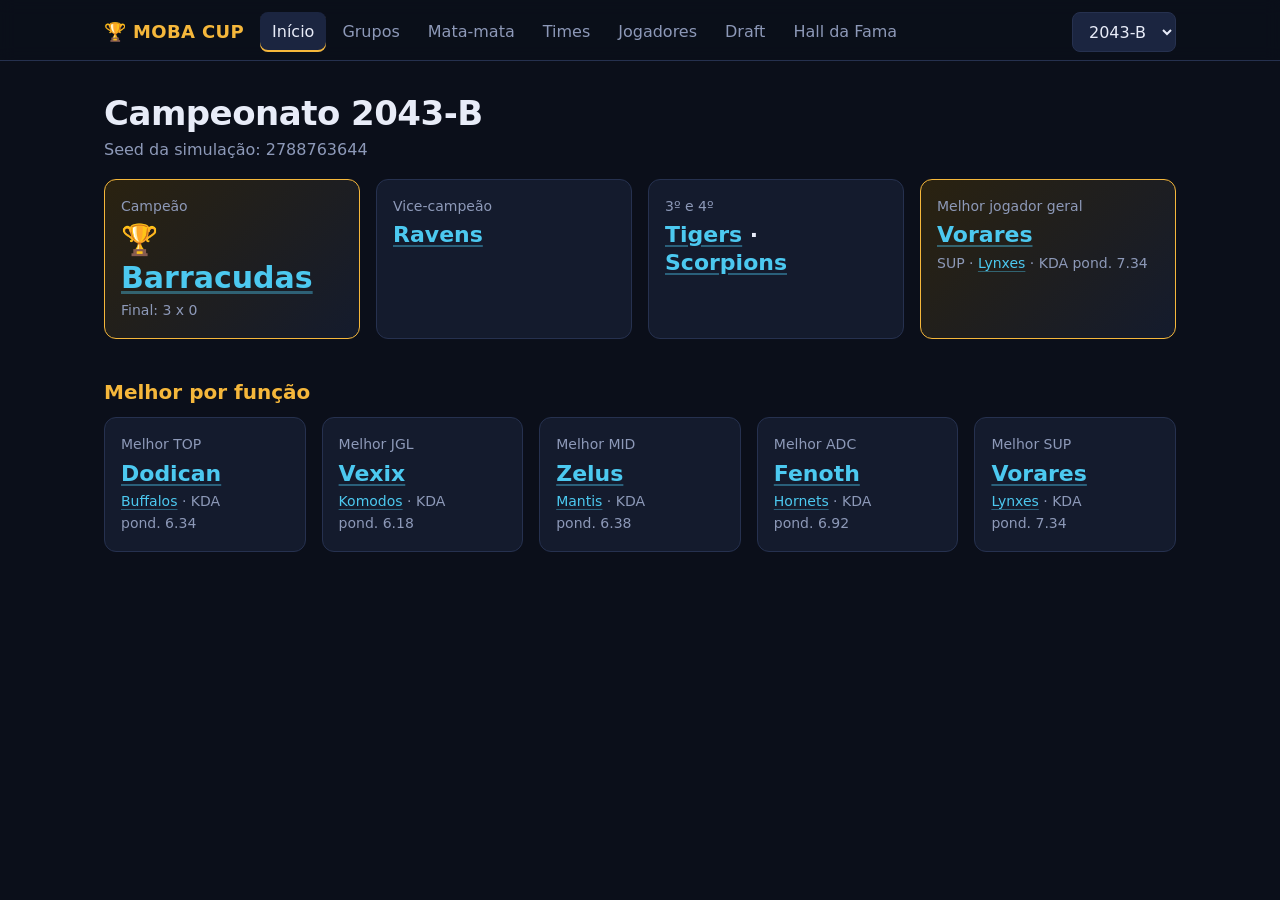
<file: docs/index.html>
<!doctype html>
<html lang="pt-BR">
<head>
  <meta charset="utf-8">
  <meta name="viewport" content="width=device-width,initial-scale=1,viewport-fit=cover">
  <meta name="color-scheme" content="dark">
  <meta name="theme-color" content="#0b0f1a">
  <title>MOBA Cup</title>
  <link rel="stylesheet" href="css/style.css">
</head>
<body data-page="index">
  <a class="skip" href="#app">Ir para o conteúdo</a>
  <header class="top" id="top"></header>
  <main id="app" tabindex="-1"><p class="sub">Carregando…</p></main>
  <noscript><p class="sub" style="padding:16px">Este site precisa de JavaScript habilitado.</p></noscript>
  <script src="js/app.js"></script>
</body>
</html>
</file>
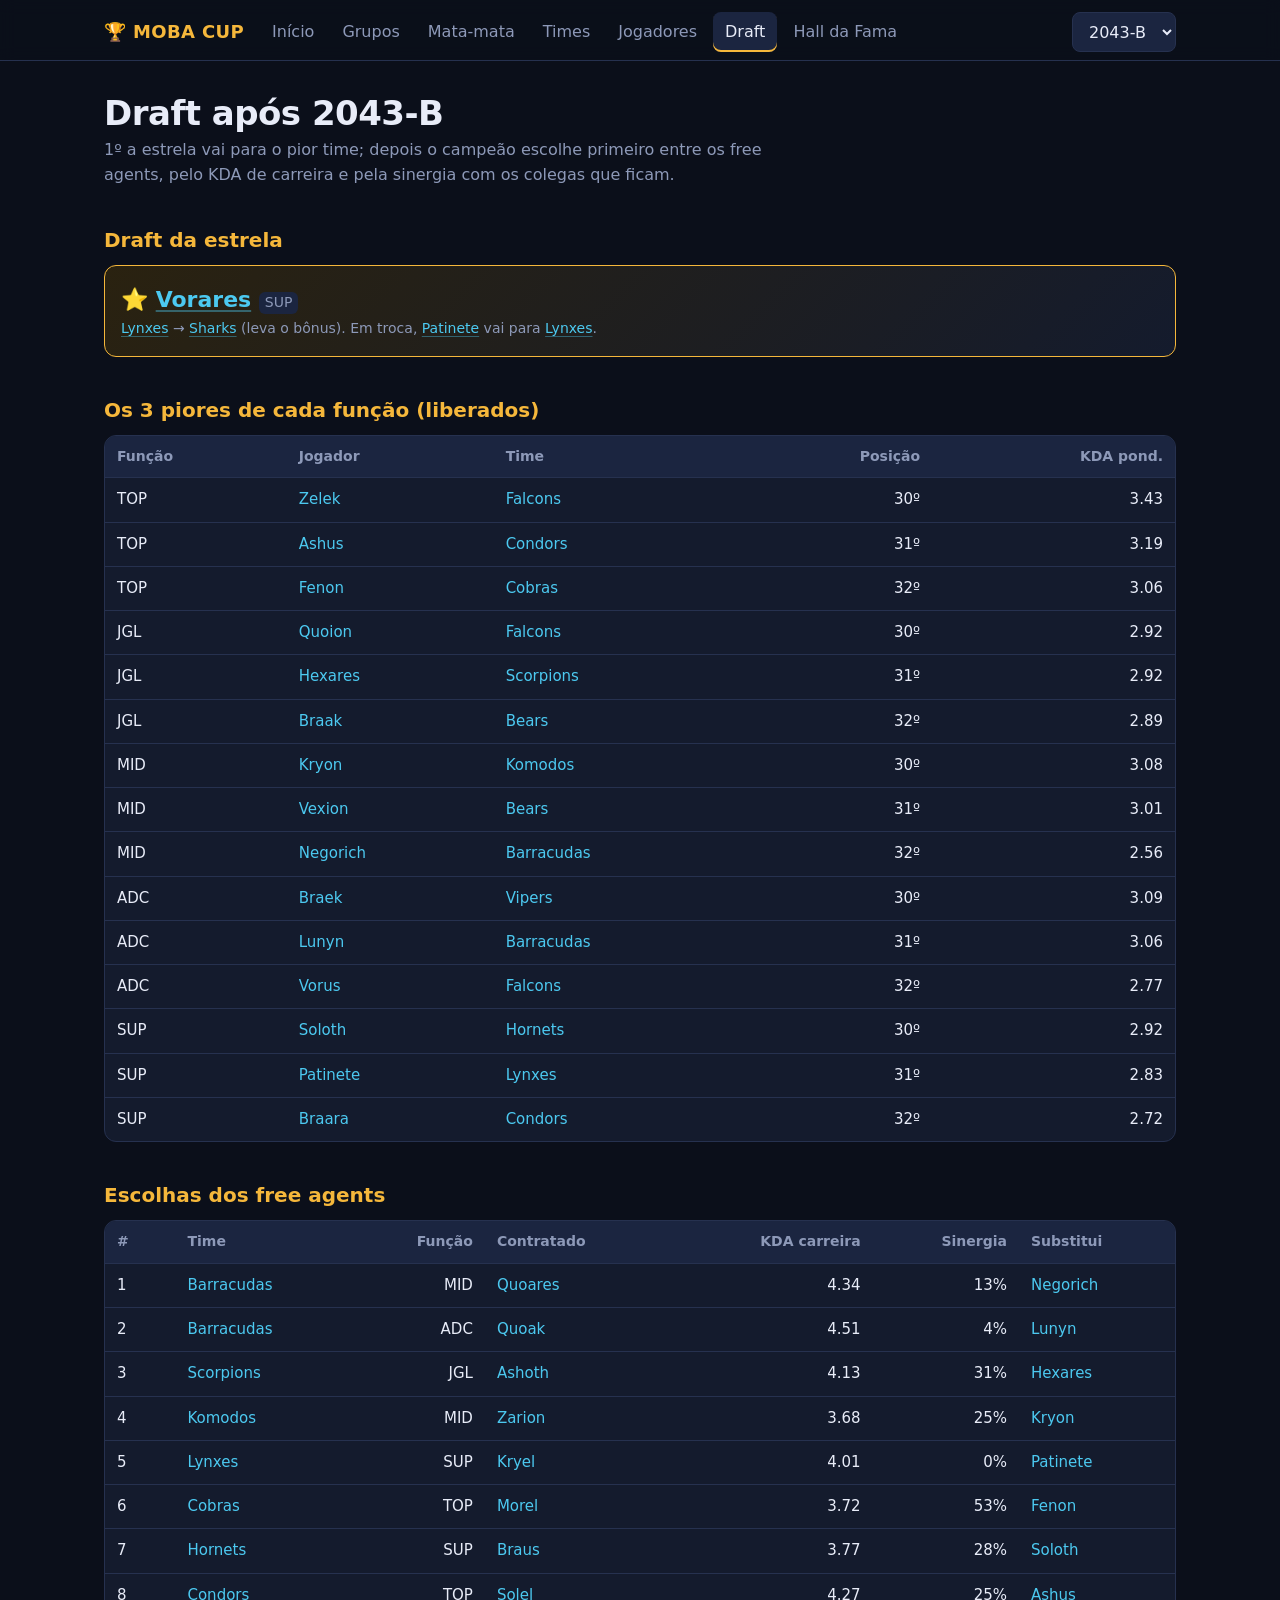
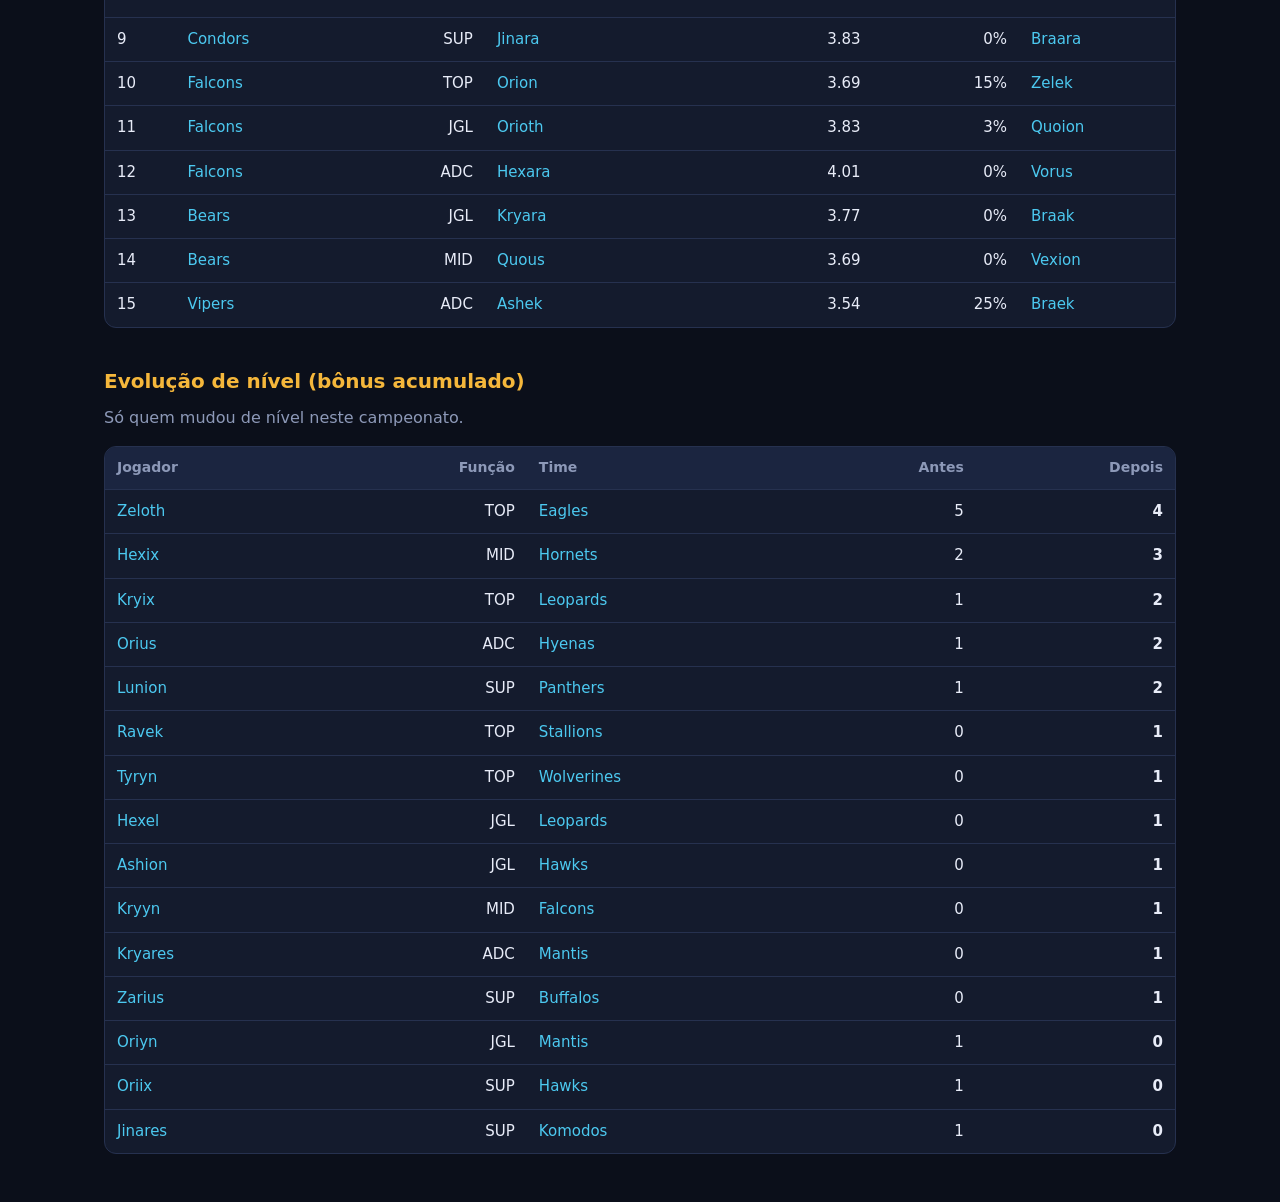
<file: docs/draft.html>
<!doctype html>
<html lang="pt-BR">
<head>
  <meta charset="utf-8">
  <meta name="viewport" content="width=device-width,initial-scale=1,viewport-fit=cover">
  <meta name="color-scheme" content="dark">
  <meta name="theme-color" content="#0b0f1a">
  <title>MOBA Cup</title>
  <link rel="stylesheet" href="css/style.css">
</head>
<body data-page="draft">
  <a class="skip" href="#app">Ir para o conteúdo</a>
  <header class="top" id="top"></header>
  <main id="app" tabindex="-1"><p class="sub">Carregando…</p></main>
  <noscript><p class="sub" style="padding:16px">Este site precisa de JavaScript habilitado.</p></noscript>
  <script src="js/app.js"></script>
</body>
</html>
</file>
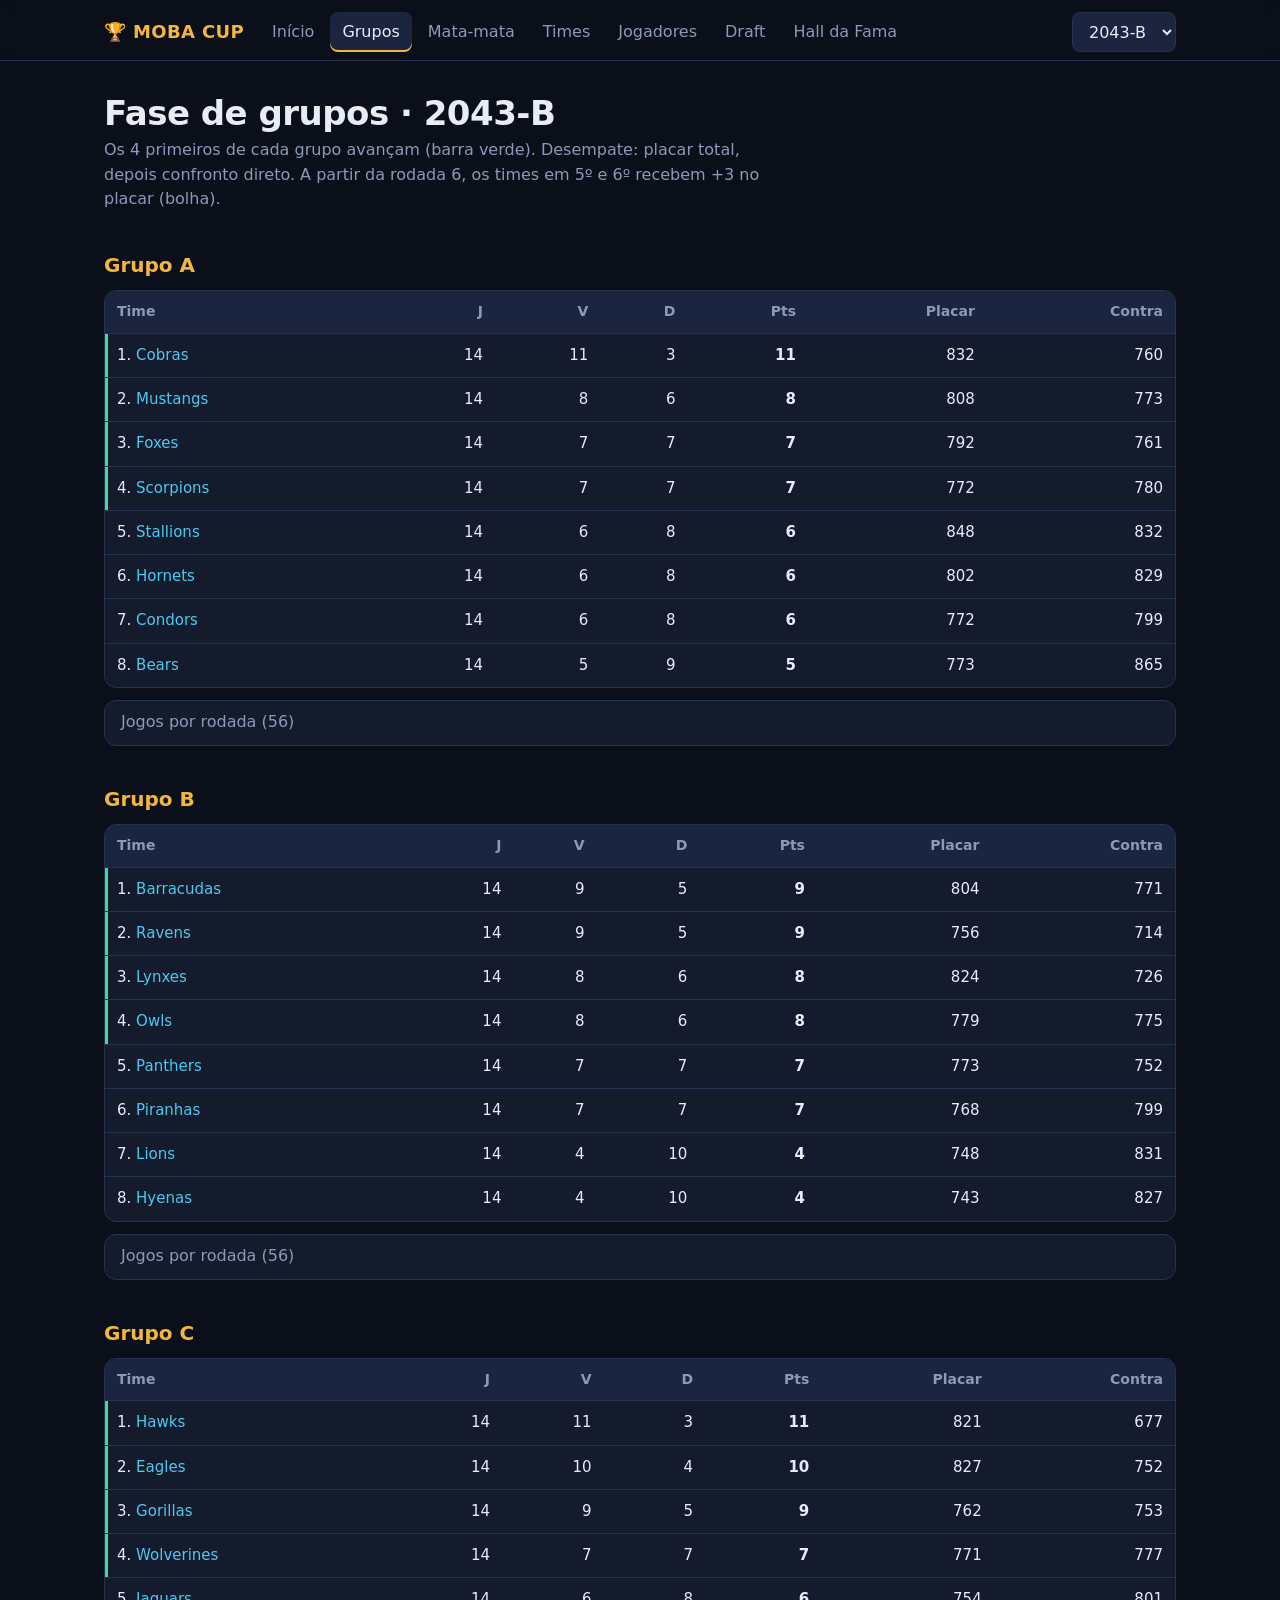
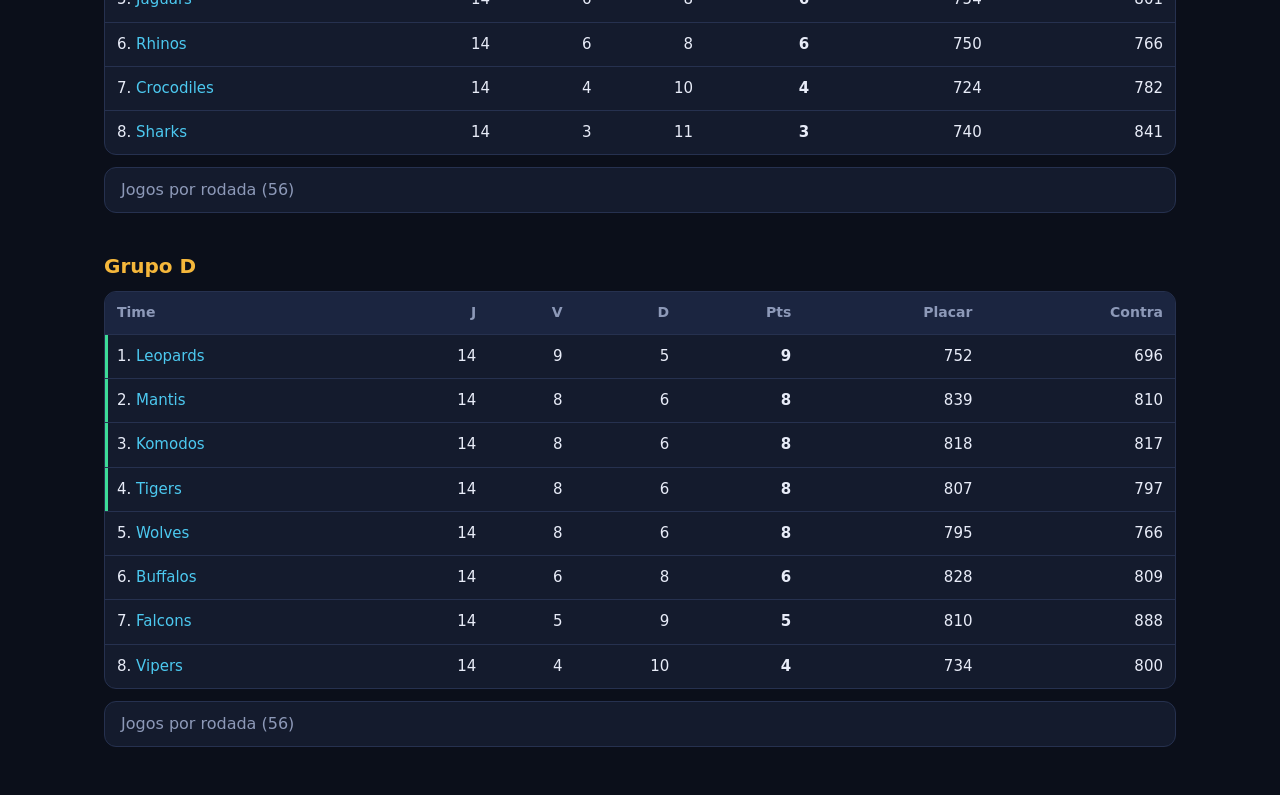
<file: docs/groups.html>
<!doctype html>
<html lang="pt-BR">
<head>
  <meta charset="utf-8">
  <meta name="viewport" content="width=device-width,initial-scale=1,viewport-fit=cover">
  <meta name="color-scheme" content="dark">
  <meta name="theme-color" content="#0b0f1a">
  <title>MOBA Cup</title>
  <link rel="stylesheet" href="css/style.css">
</head>
<body data-page="groups">
  <a class="skip" href="#app">Ir para o conteúdo</a>
  <header class="top" id="top"></header>
  <main id="app" tabindex="-1"><p class="sub">Carregando…</p></main>
  <noscript><p class="sub" style="padding:16px">Este site precisa de JavaScript habilitado.</p></noscript>
  <script src="js/app.js"></script>
</body>
</html>
</file>
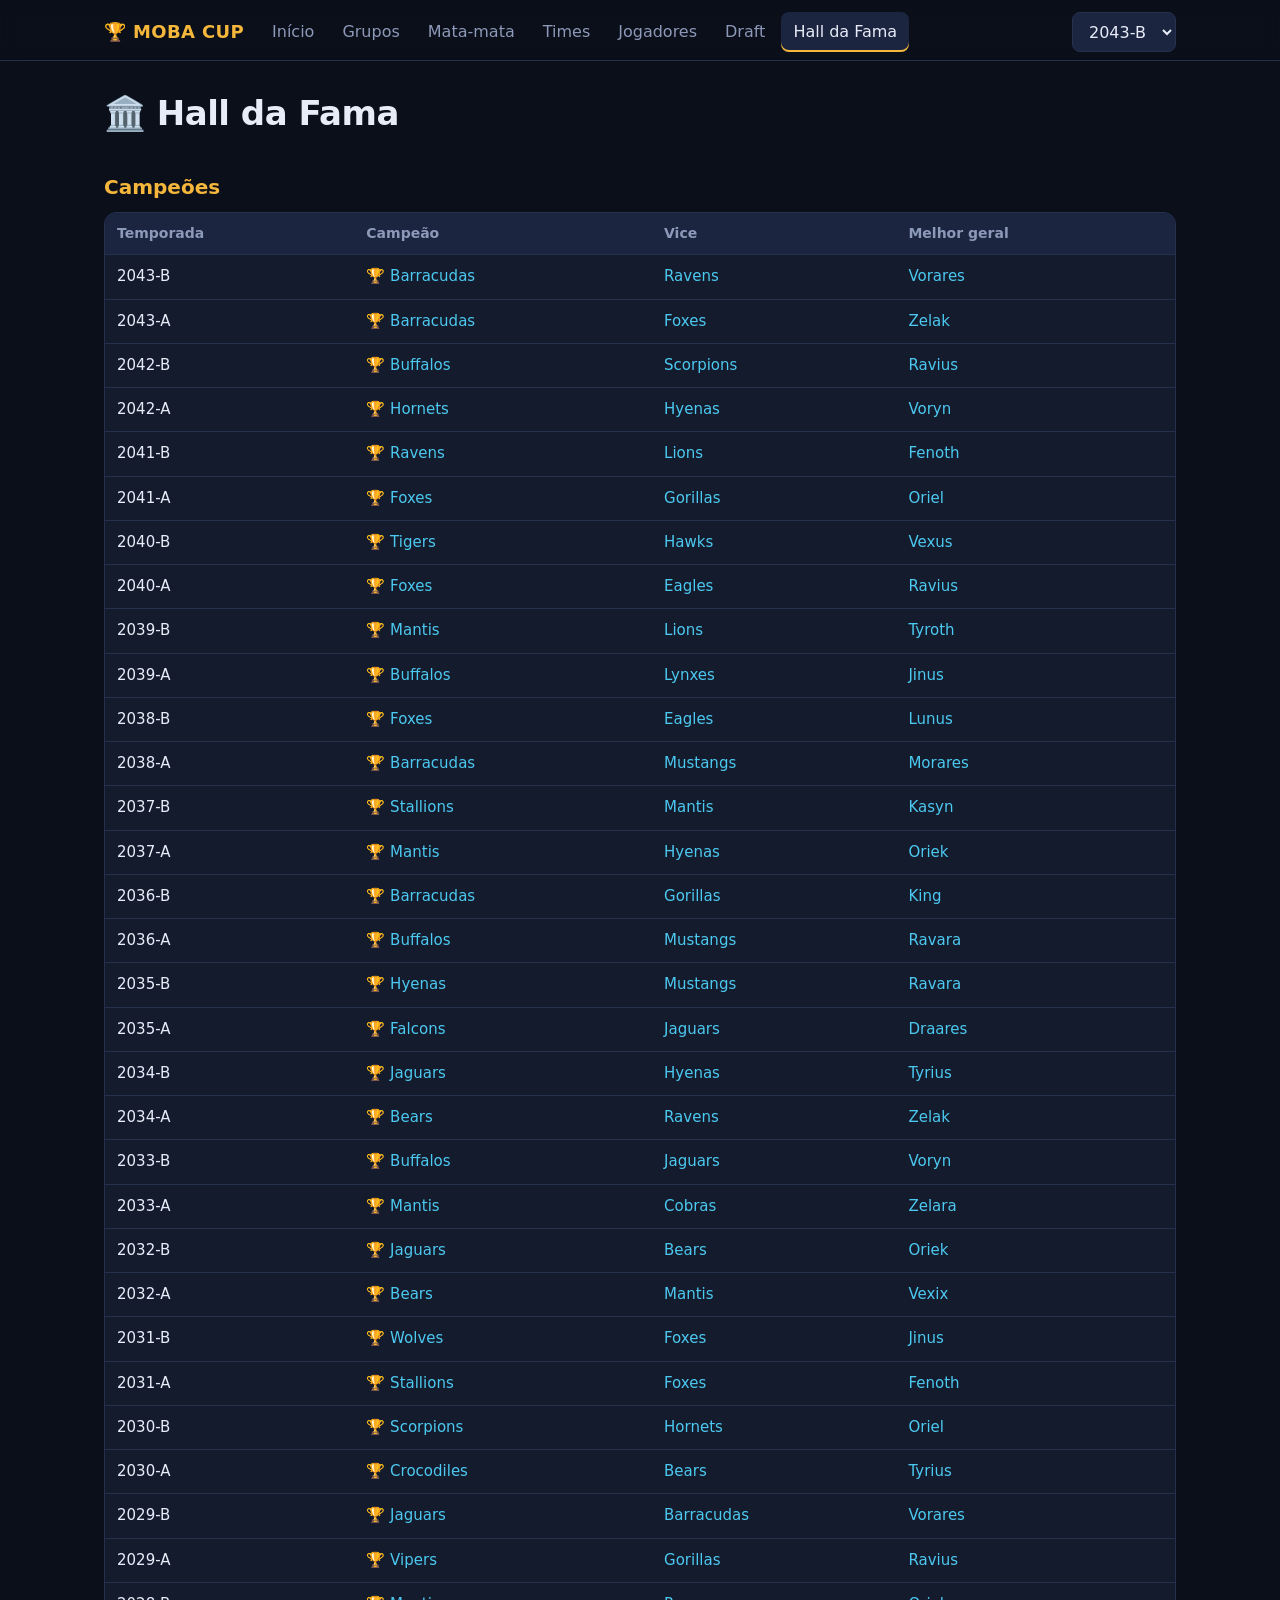
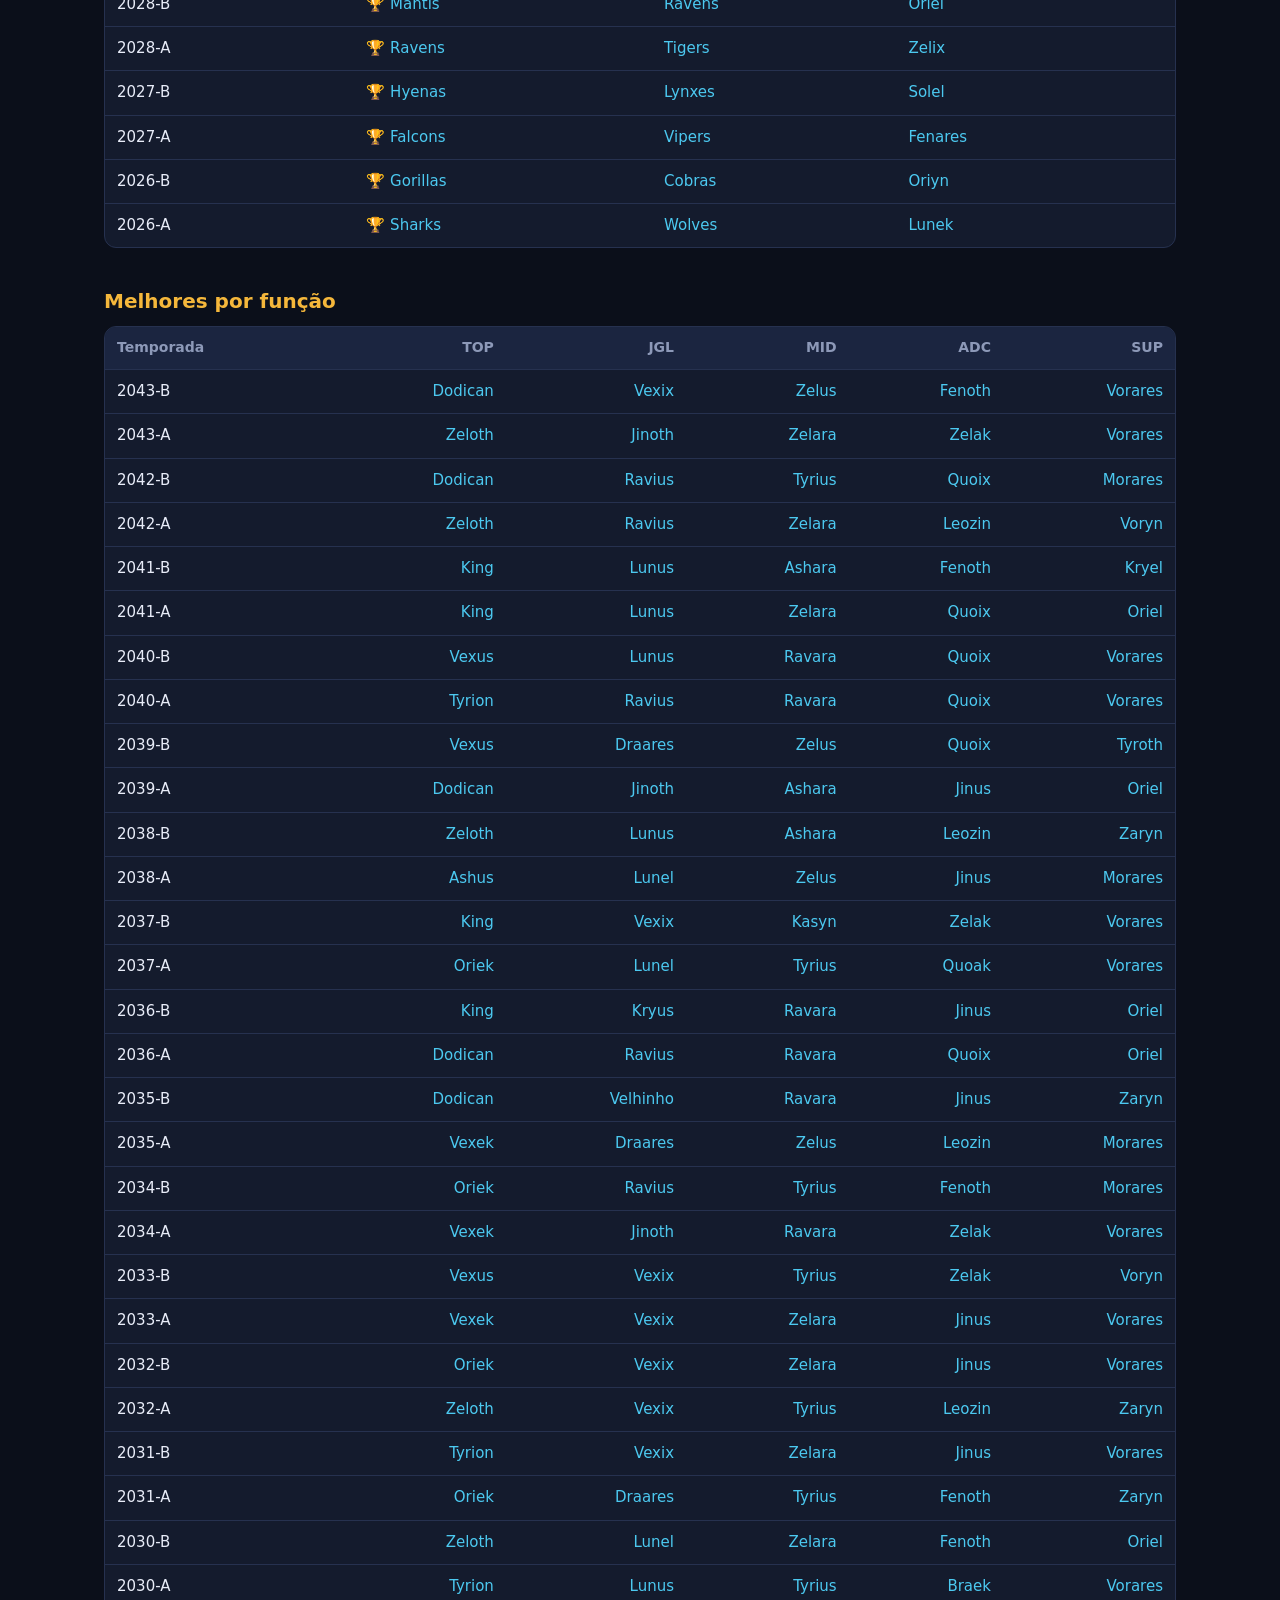
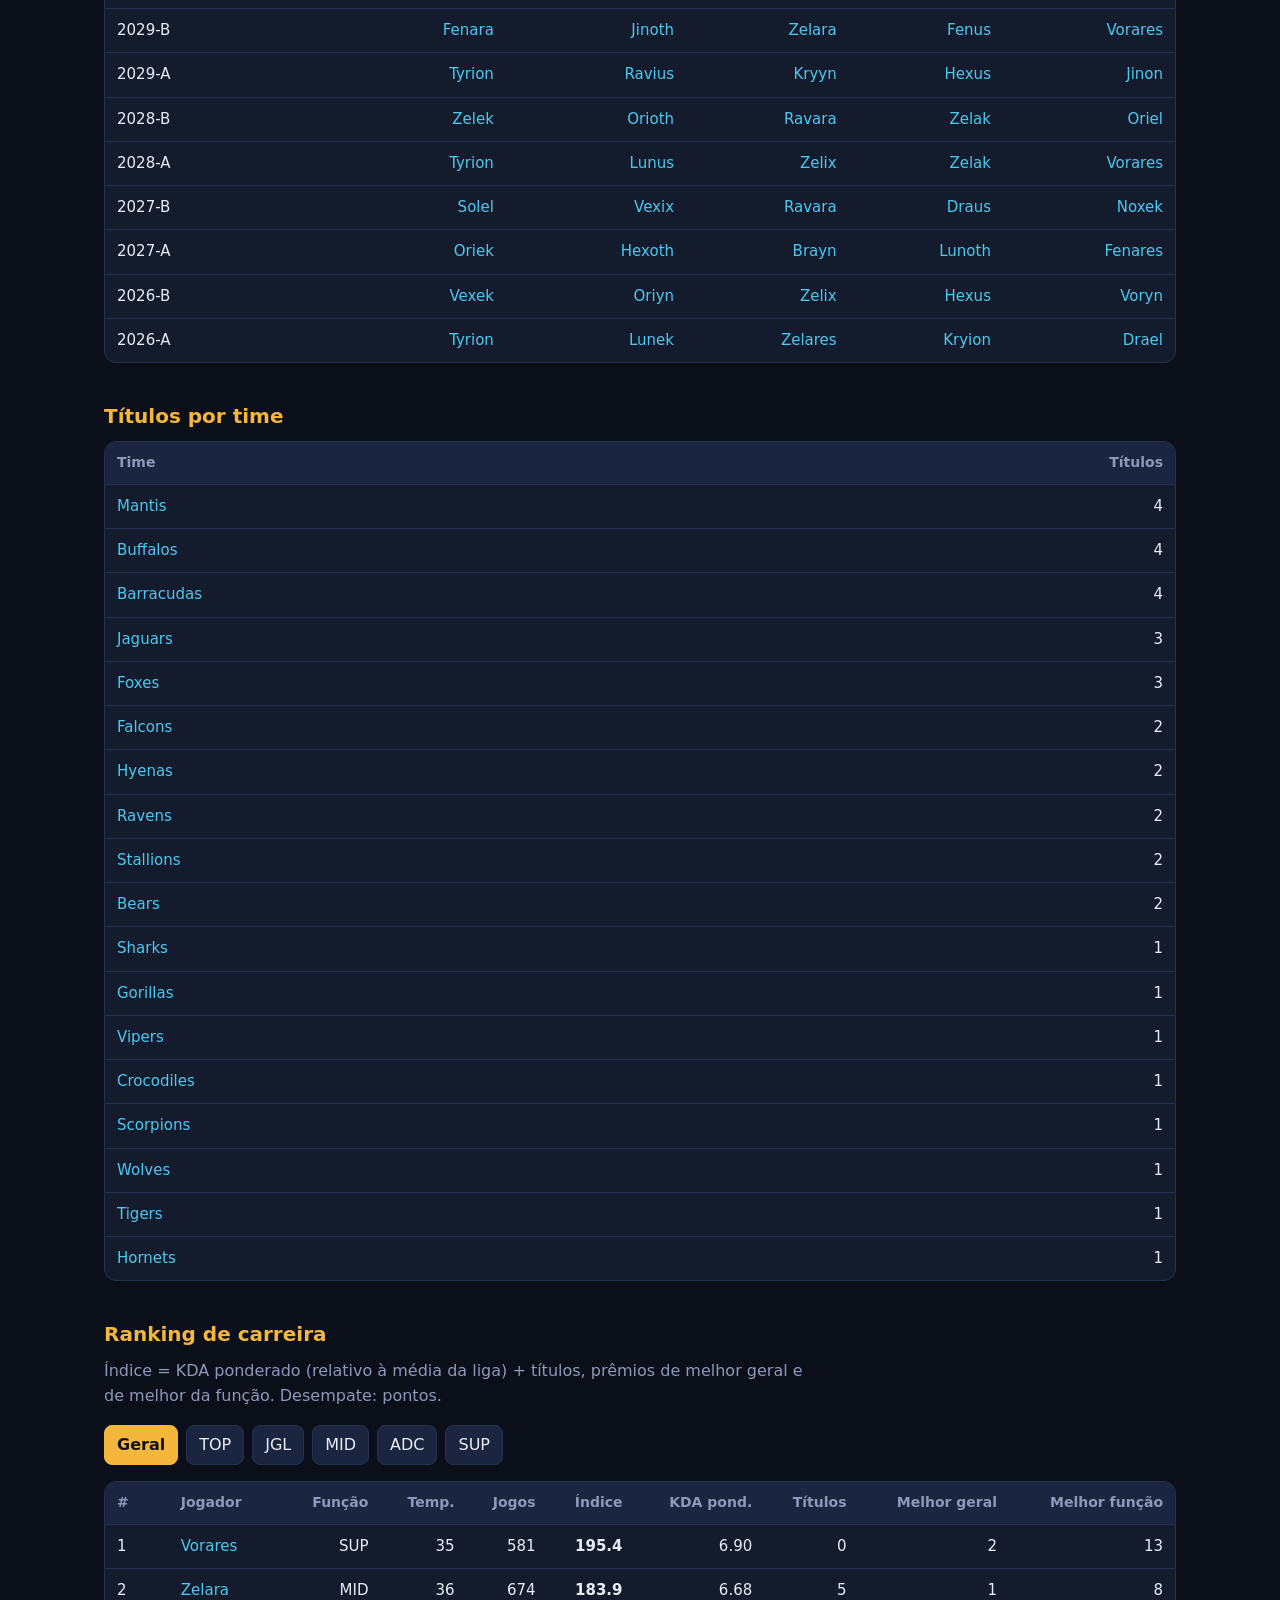
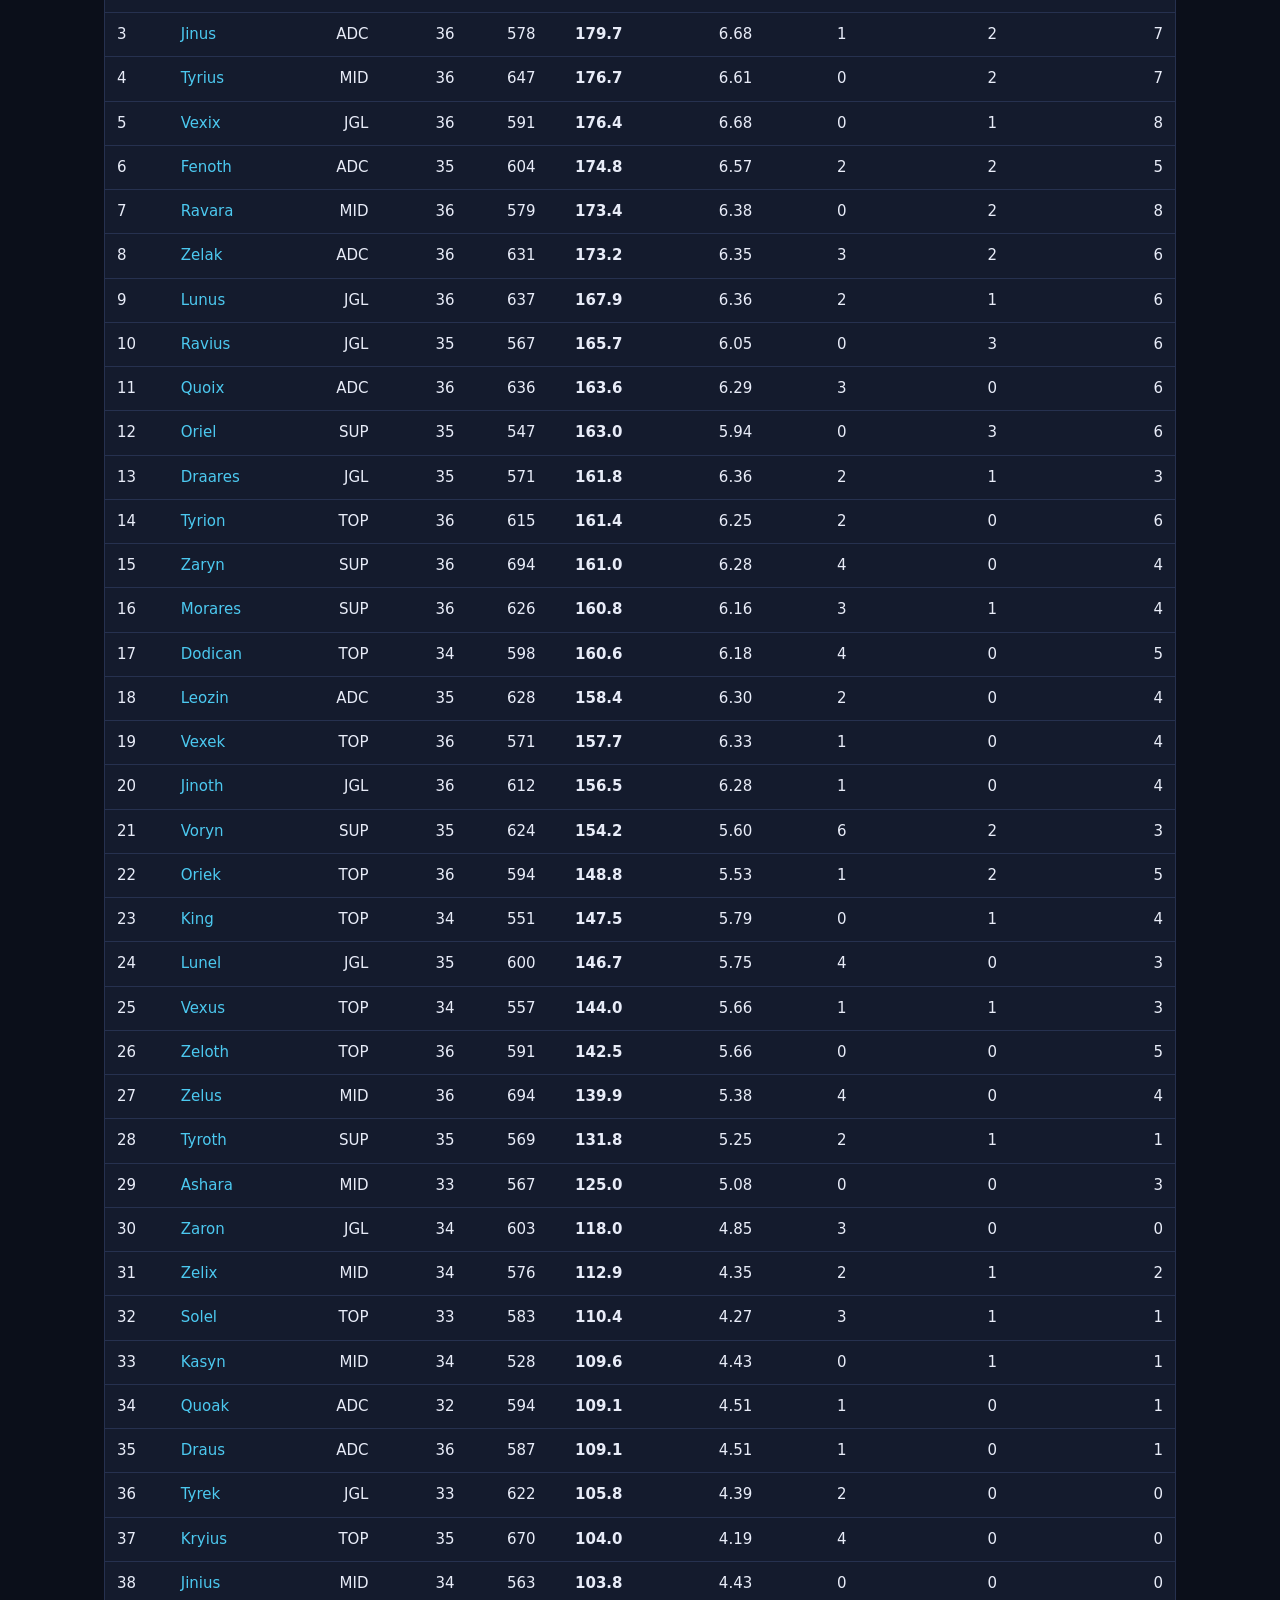
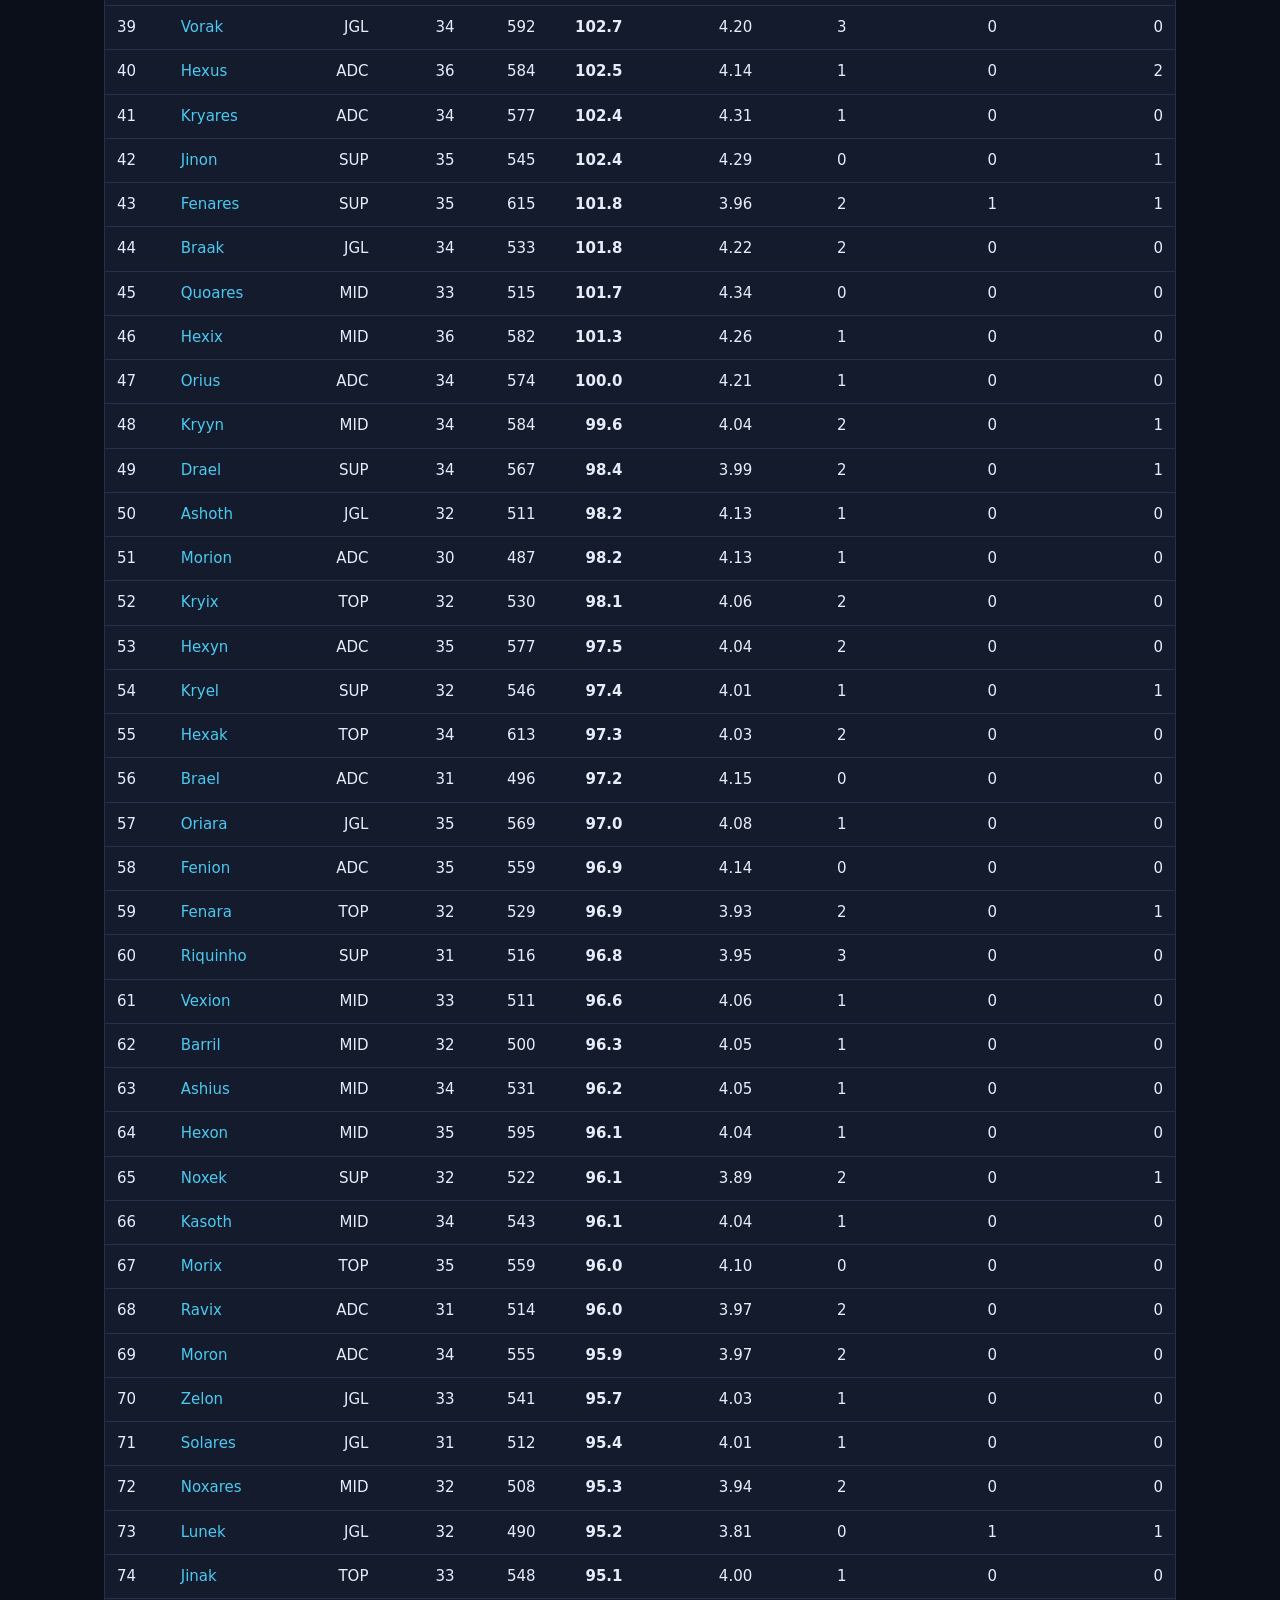
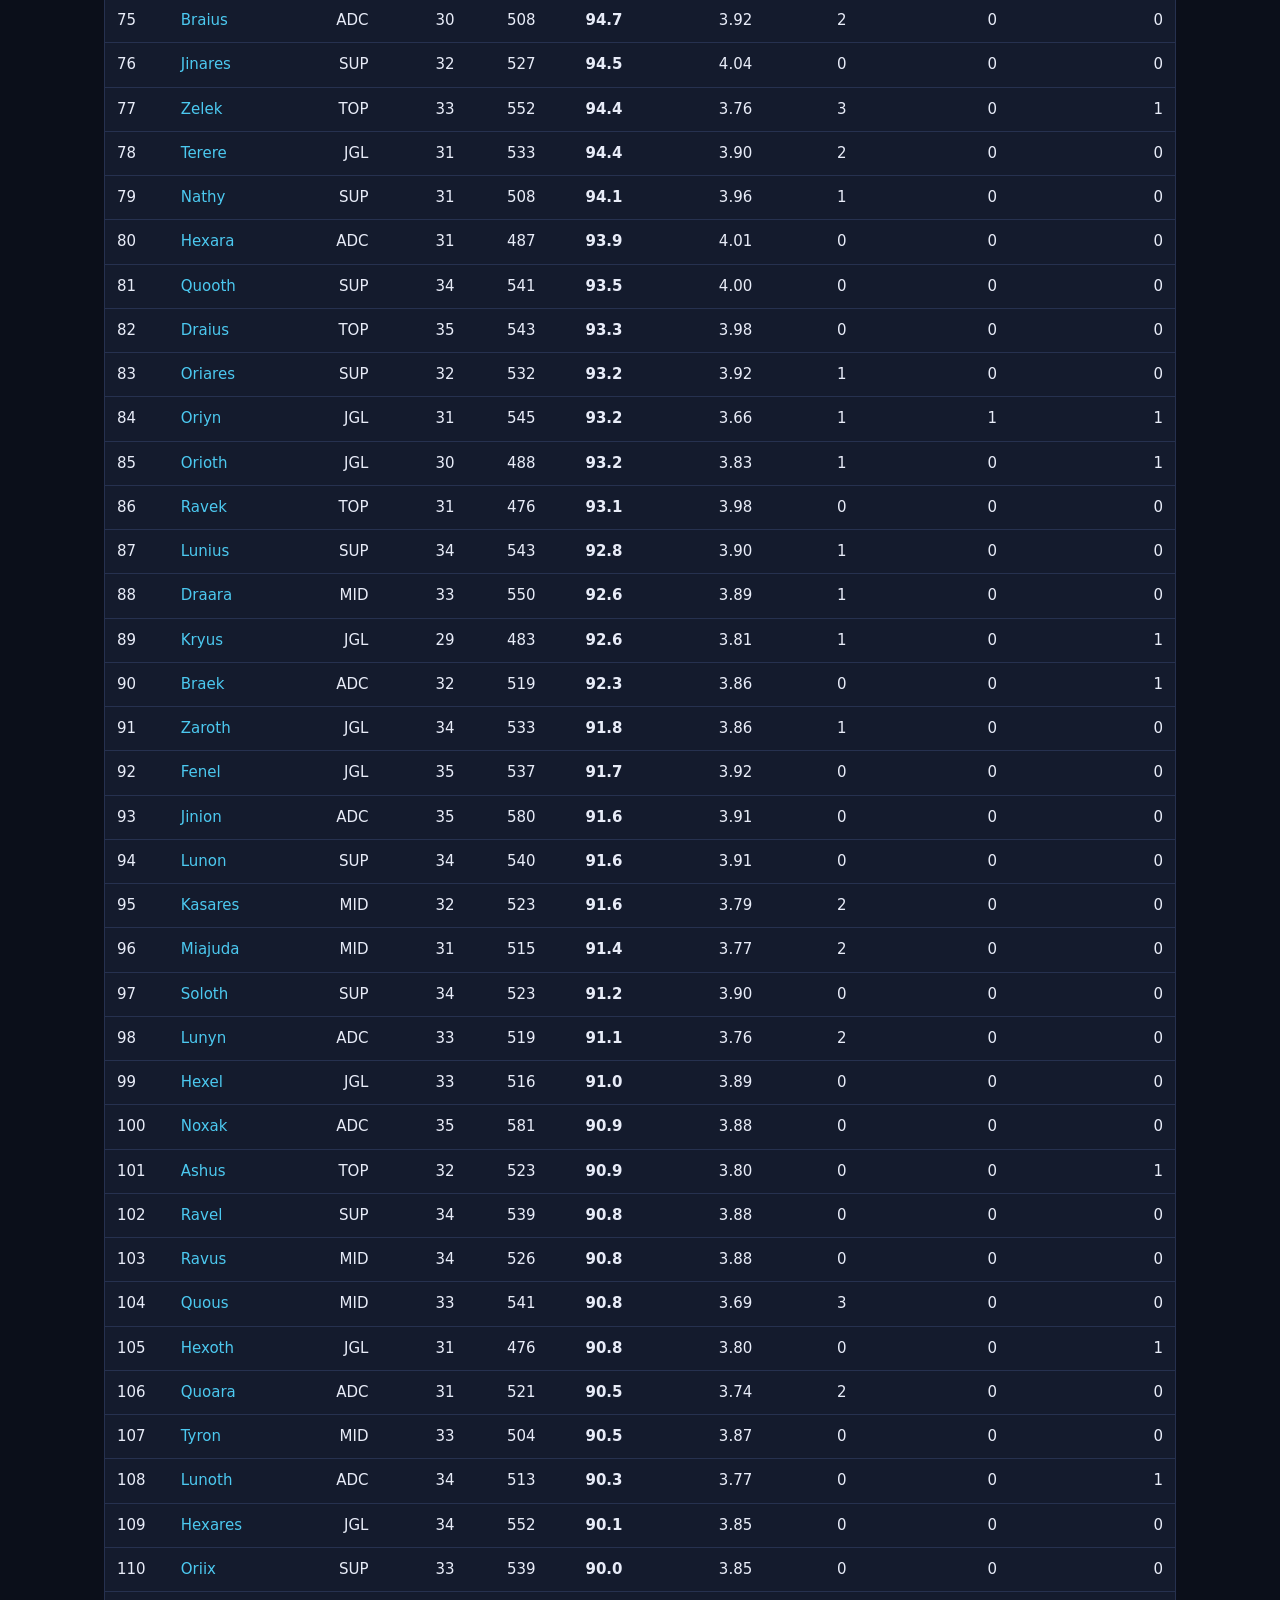
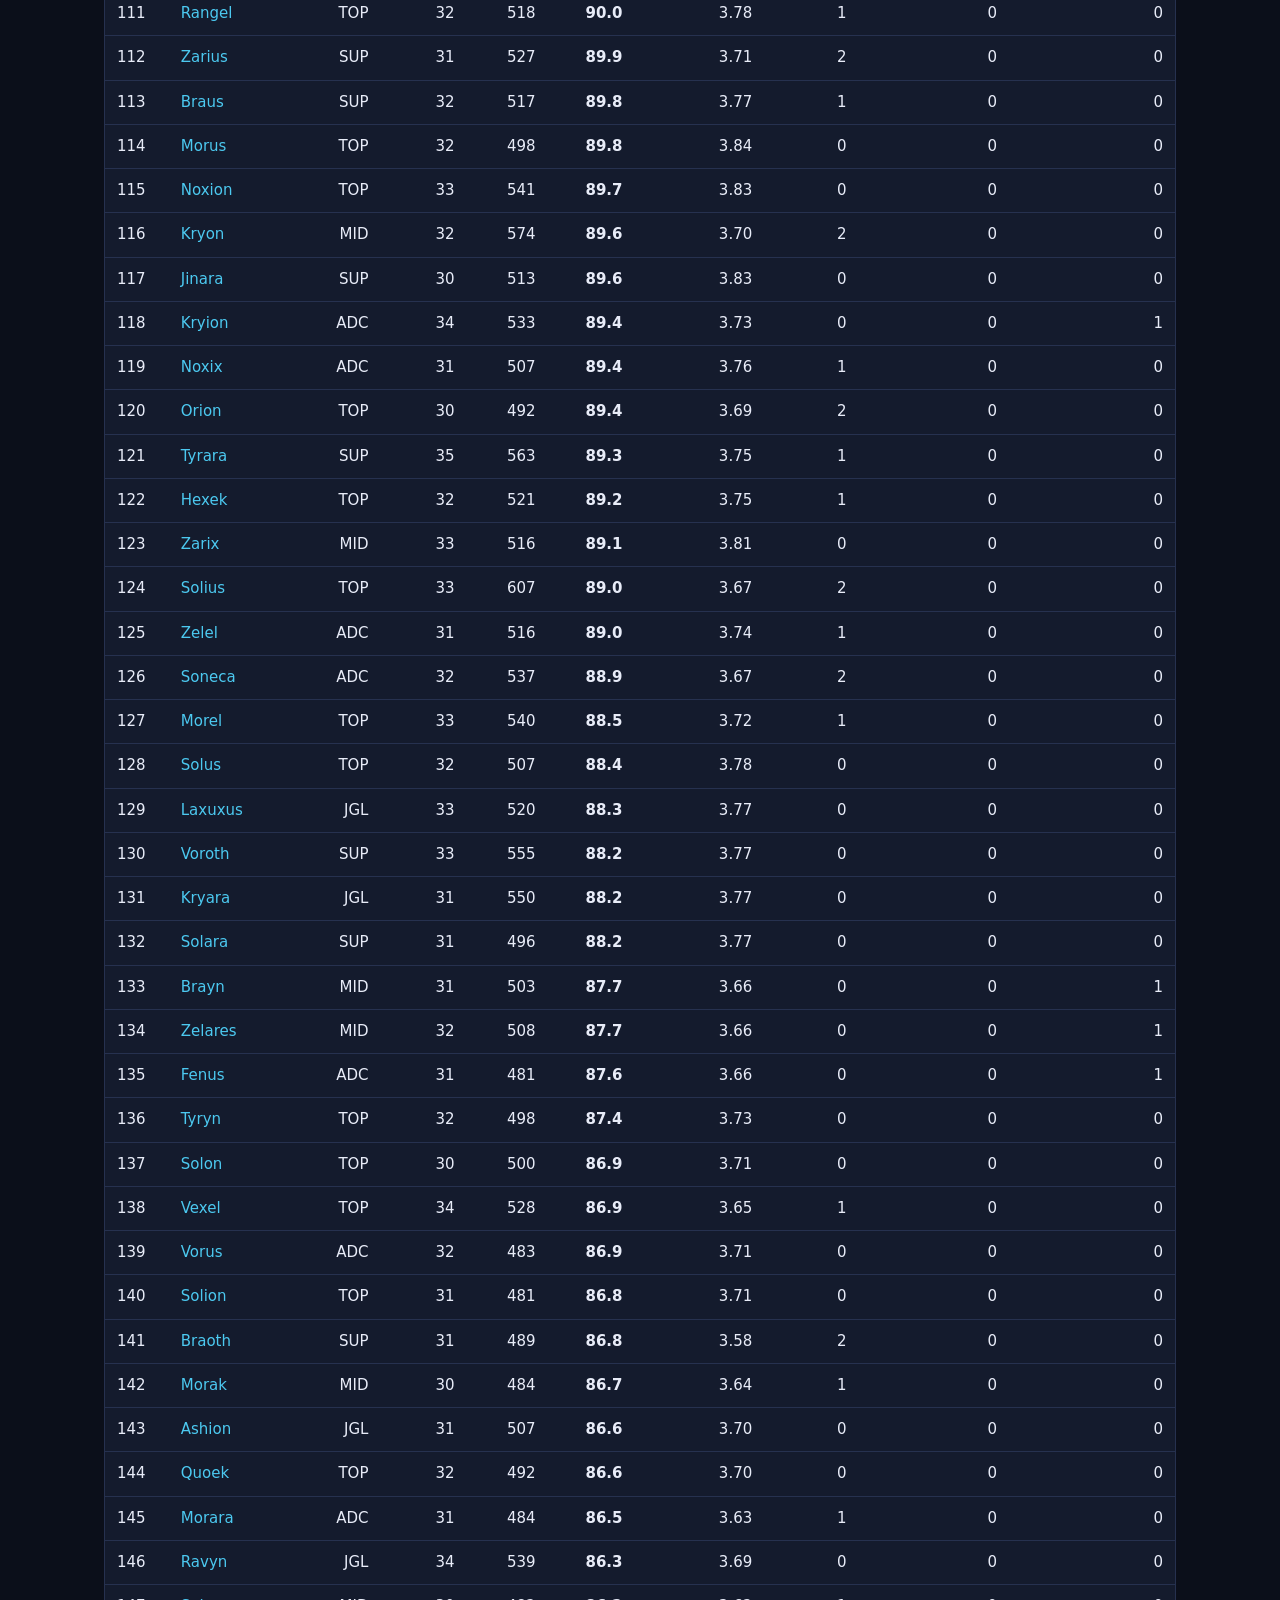
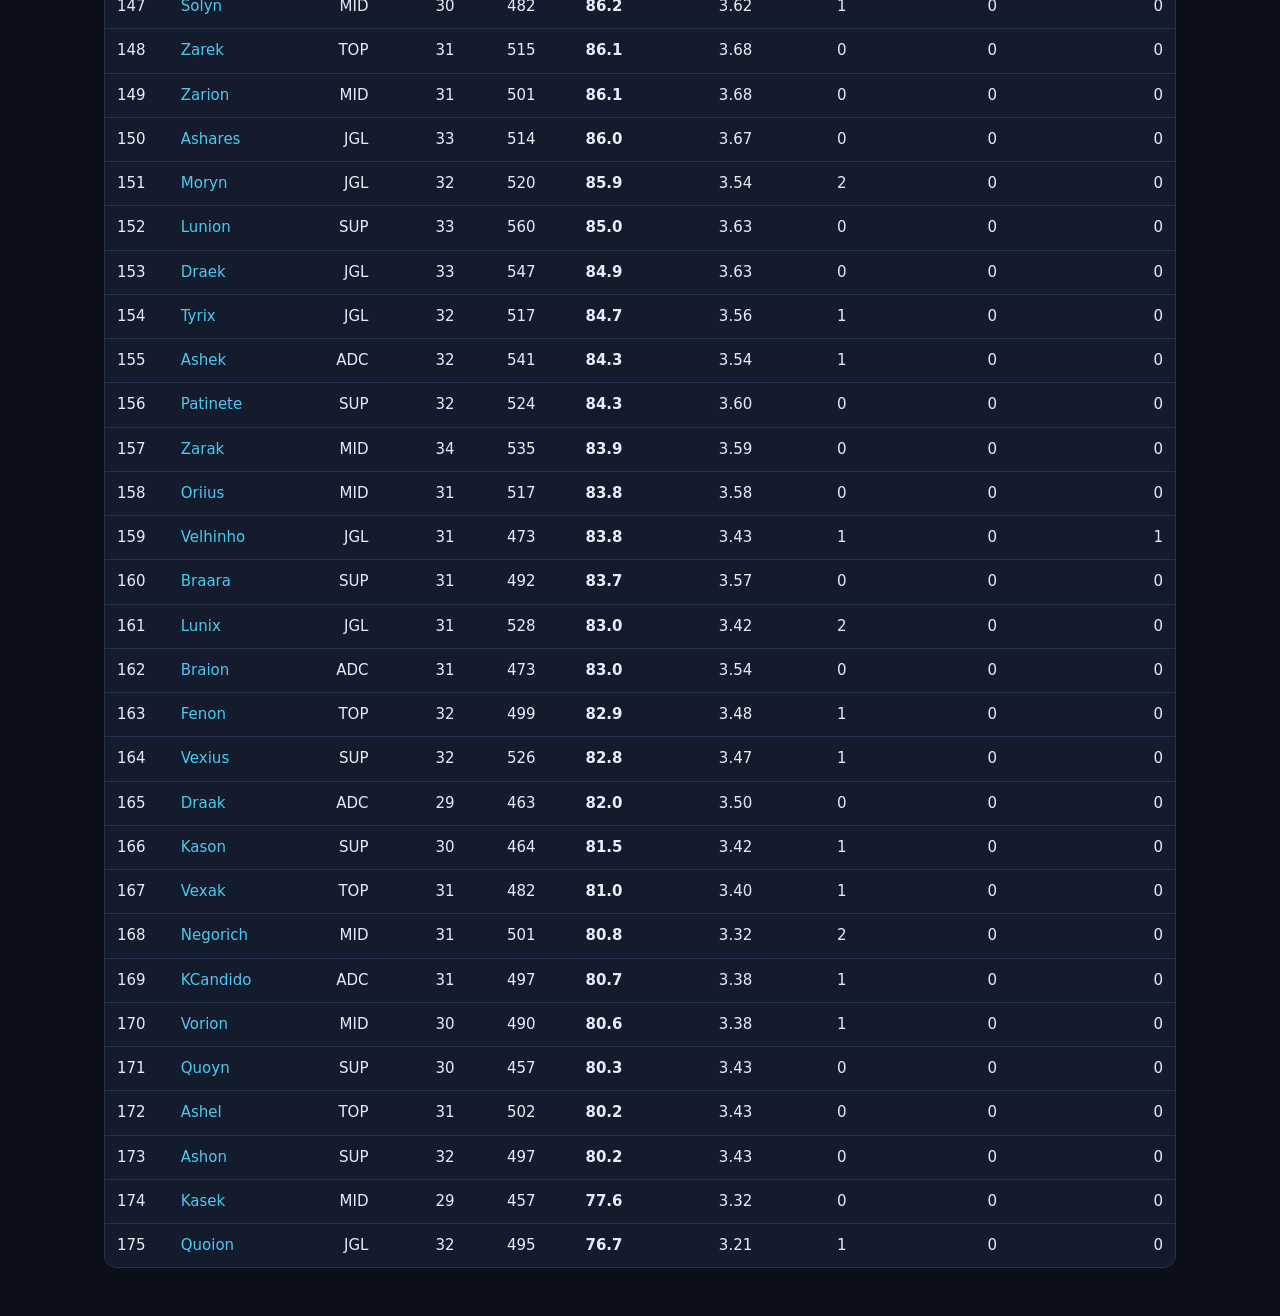
<file: docs/hall.html>
<!doctype html>
<html lang="pt-BR">
<head>
  <meta charset="utf-8">
  <meta name="viewport" content="width=device-width,initial-scale=1,viewport-fit=cover">
  <meta name="color-scheme" content="dark">
  <meta name="theme-color" content="#0b0f1a">
  <title>MOBA Cup</title>
  <link rel="stylesheet" href="css/style.css">
</head>
<body data-page="hall">
  <a class="skip" href="#app">Ir para o conteúdo</a>
  <header class="top" id="top"></header>
  <main id="app" tabindex="-1"><p class="sub">Carregando…</p></main>
  <noscript><p class="sub" style="padding:16px">Este site precisa de JavaScript habilitado.</p></noscript>
  <script src="js/app.js"></script>
</body>
</html>
</file>
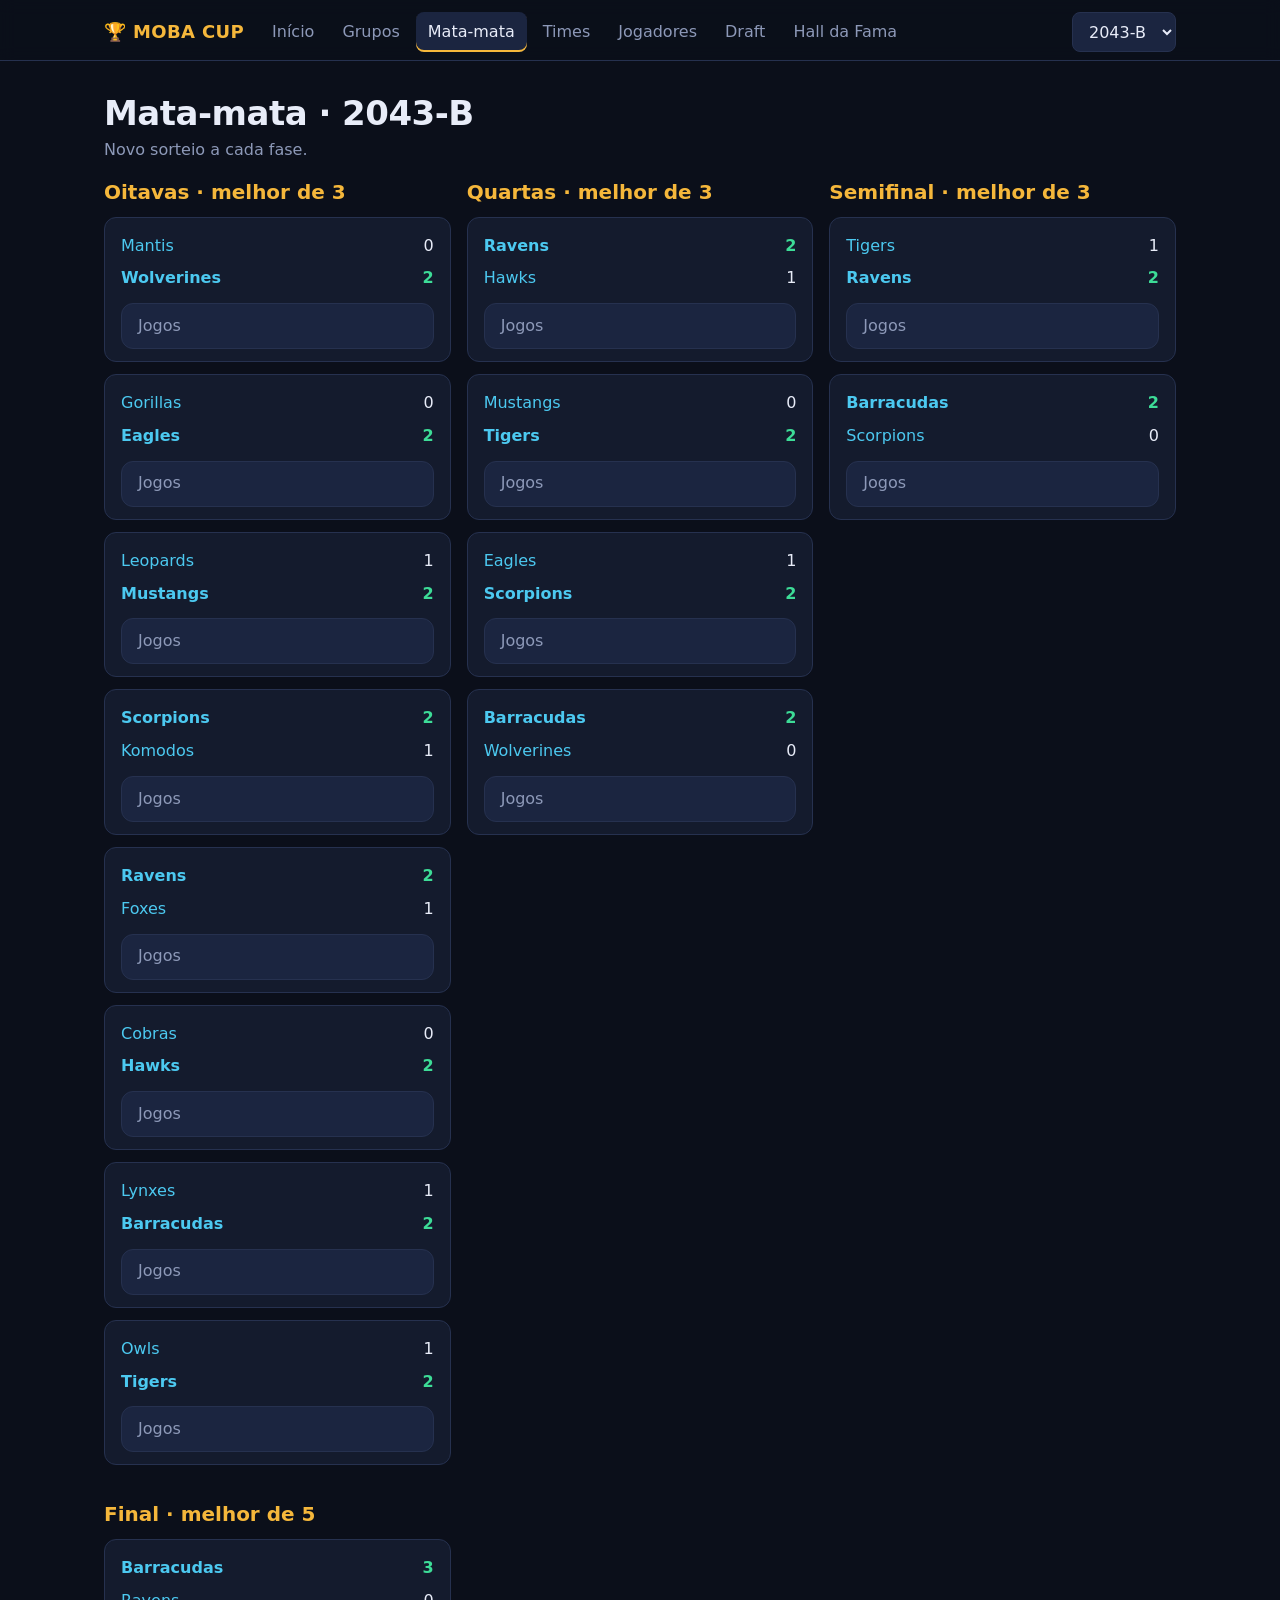
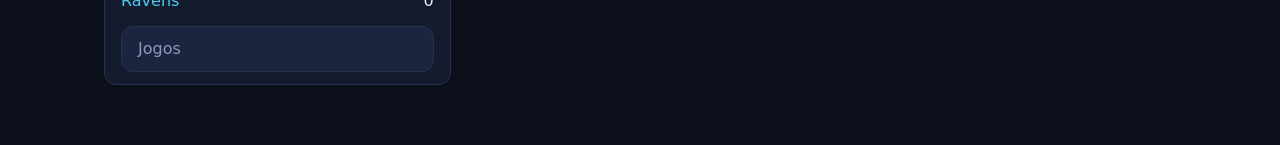
<file: docs/knockout.html>
<!doctype html>
<html lang="pt-BR">
<head>
  <meta charset="utf-8">
  <meta name="viewport" content="width=device-width,initial-scale=1,viewport-fit=cover">
  <meta name="color-scheme" content="dark">
  <meta name="theme-color" content="#0b0f1a">
  <title>MOBA Cup</title>
  <link rel="stylesheet" href="css/style.css">
</head>
<body data-page="knockout">
  <a class="skip" href="#app">Ir para o conteúdo</a>
  <header class="top" id="top"></header>
  <main id="app" tabindex="-1"><p class="sub">Carregando…</p></main>
  <noscript><p class="sub" style="padding:16px">Este site precisa de JavaScript habilitado.</p></noscript>
  <script src="js/app.js"></script>
</body>
</html>
</file>
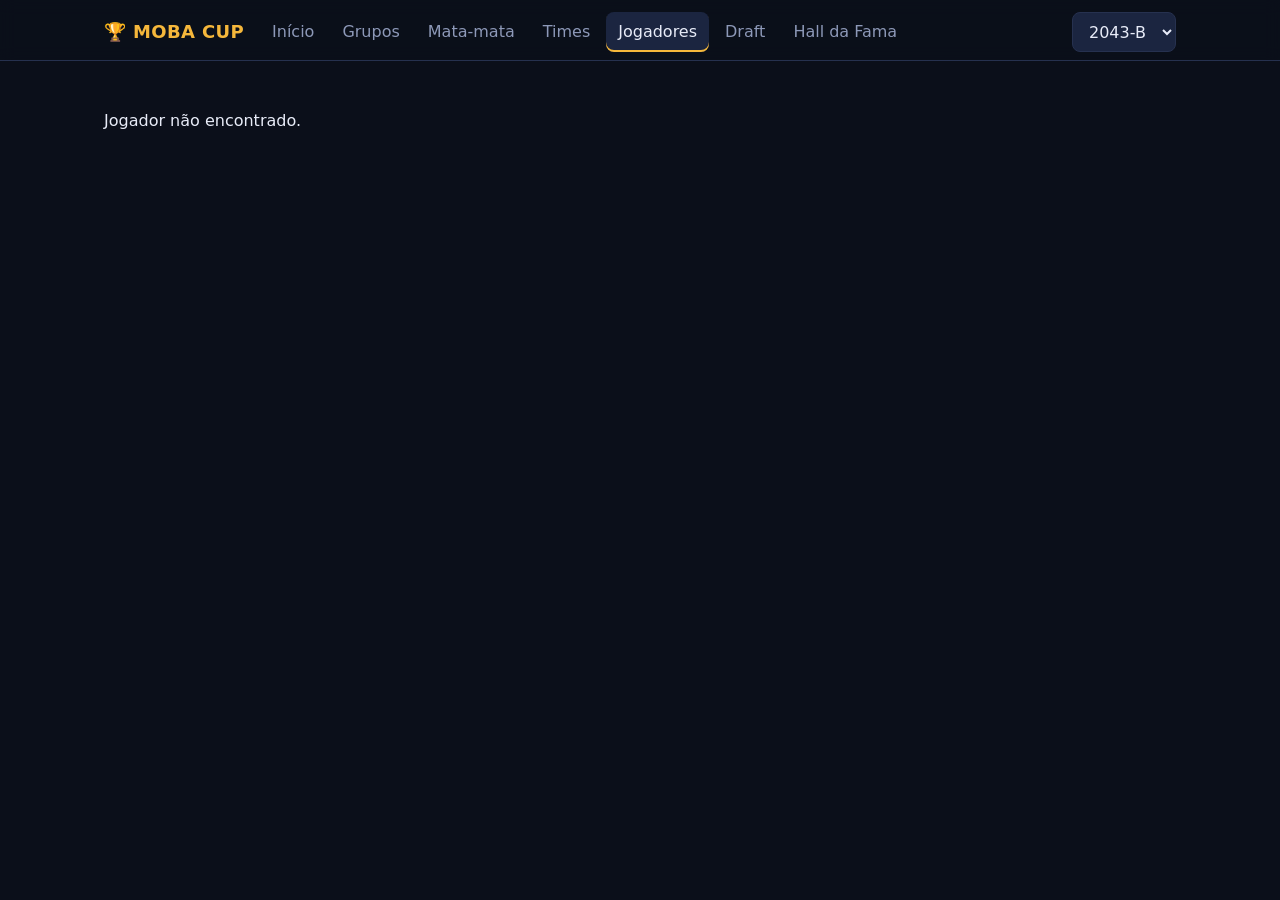
<file: docs/player.html>
<!doctype html>
<html lang="pt-BR">
<head>
  <meta charset="utf-8">
  <meta name="viewport" content="width=device-width,initial-scale=1,viewport-fit=cover">
  <meta name="color-scheme" content="dark">
  <meta name="theme-color" content="#0b0f1a">
  <title>MOBA Cup</title>
  <link rel="stylesheet" href="css/style.css">
</head>
<body data-page="player">
  <a class="skip" href="#app">Ir para o conteúdo</a>
  <header class="top" id="top"></header>
  <main id="app" tabindex="-1"><p class="sub">Carregando…</p></main>
  <noscript><p class="sub" style="padding:16px">Este site precisa de JavaScript habilitado.</p></noscript>
  <script src="js/app.js"></script>
</body>
</html>
</file>
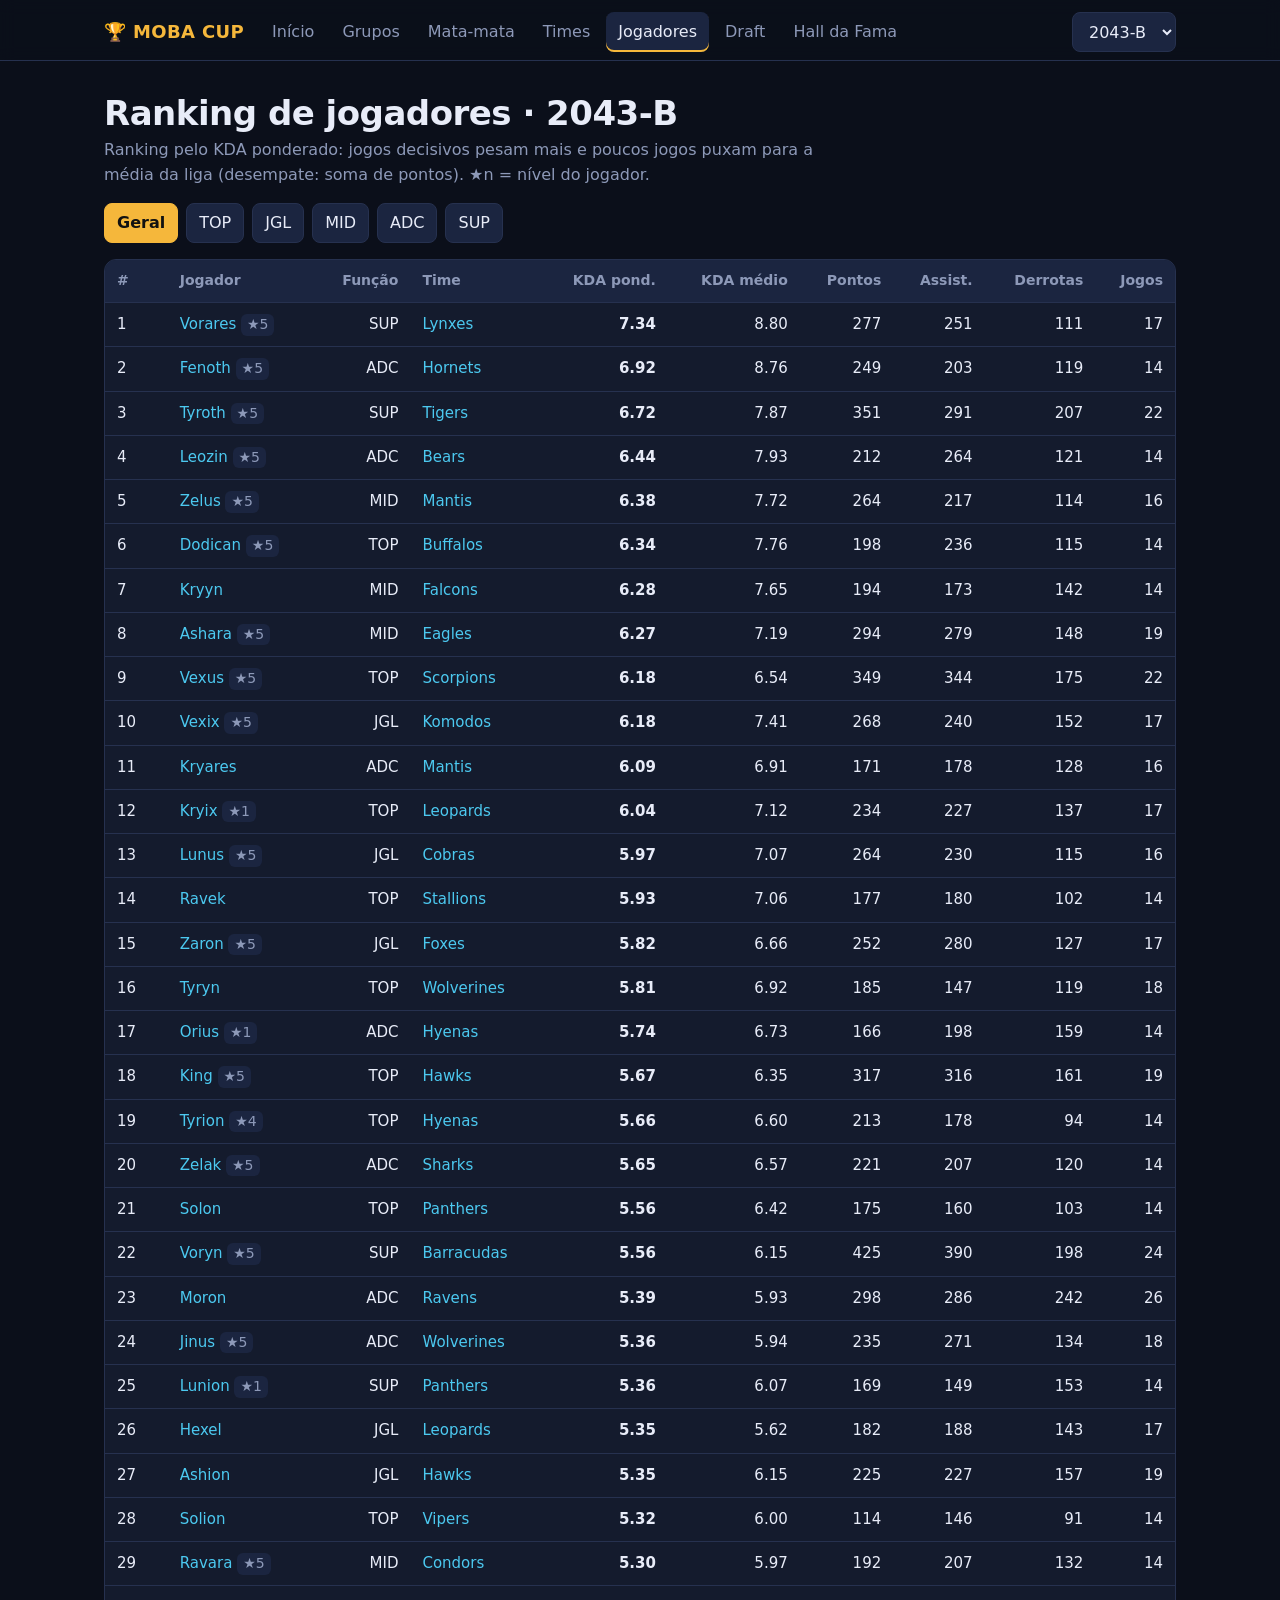
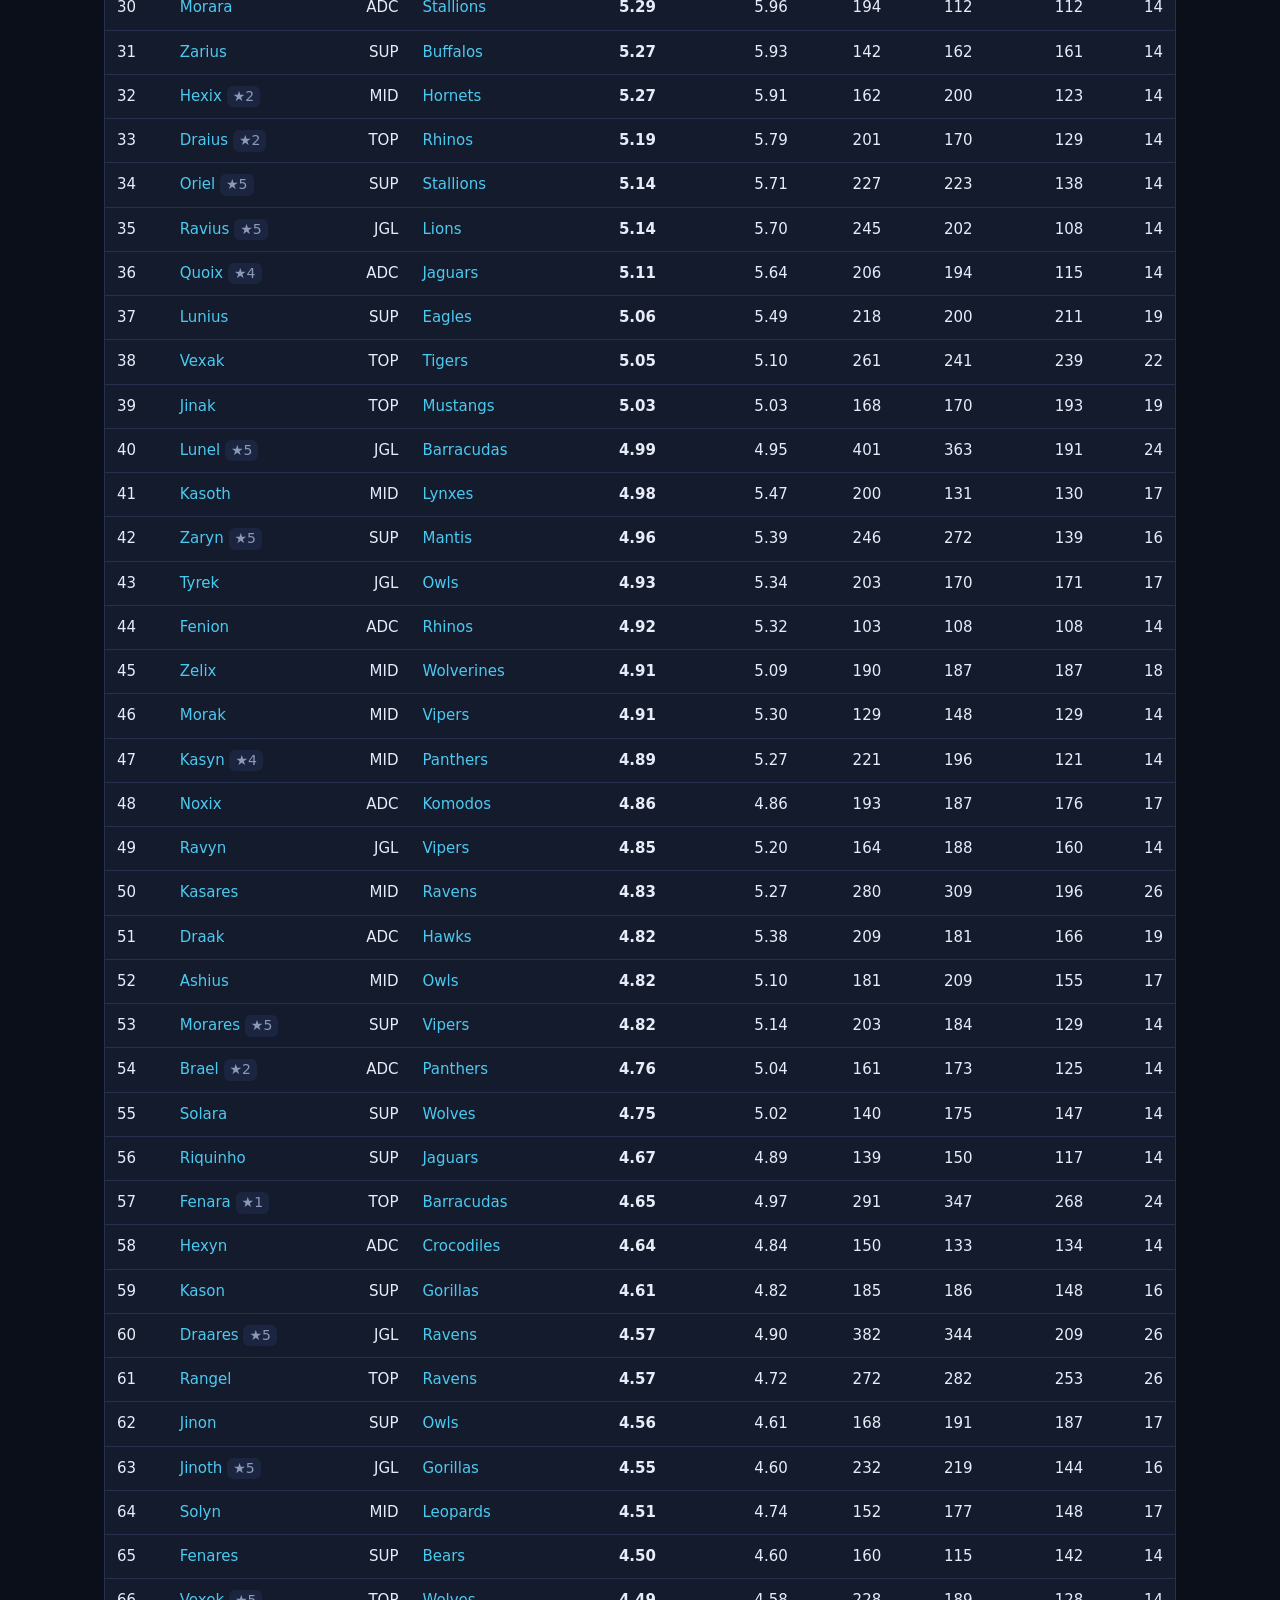
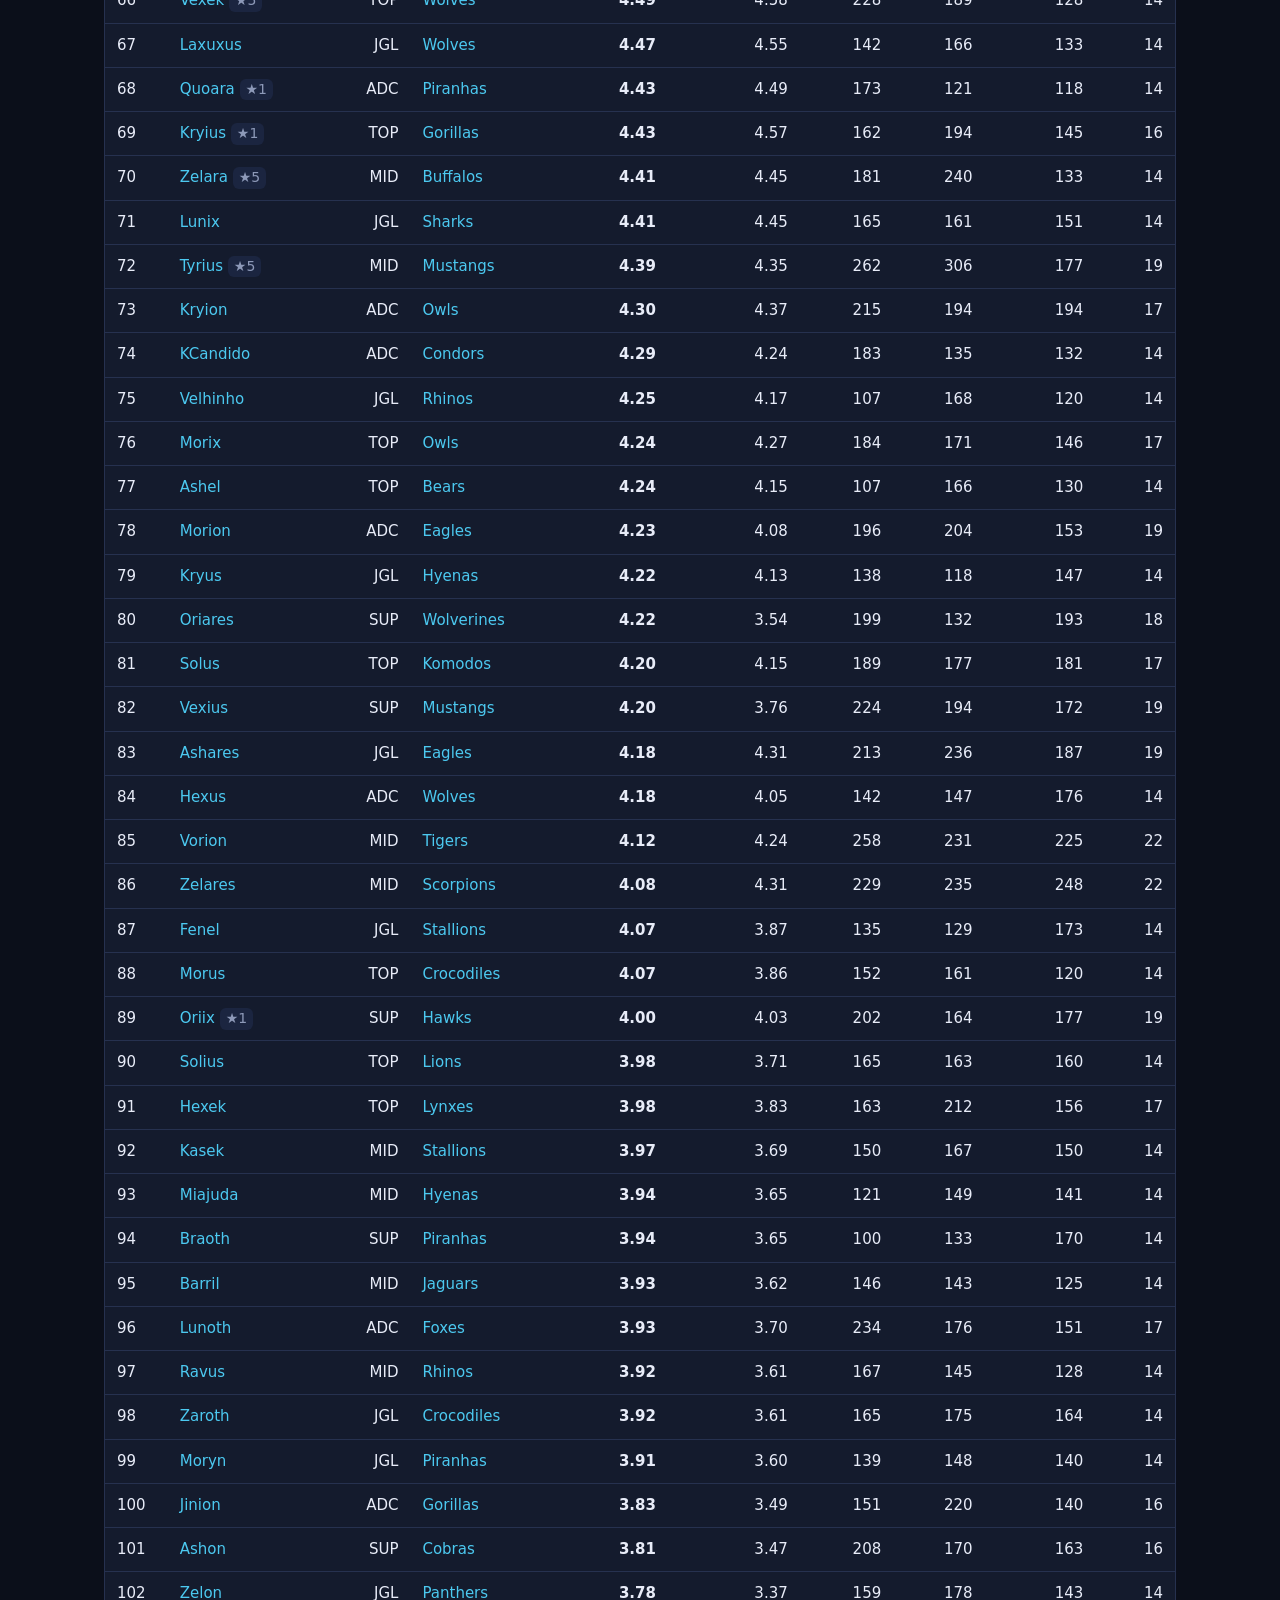
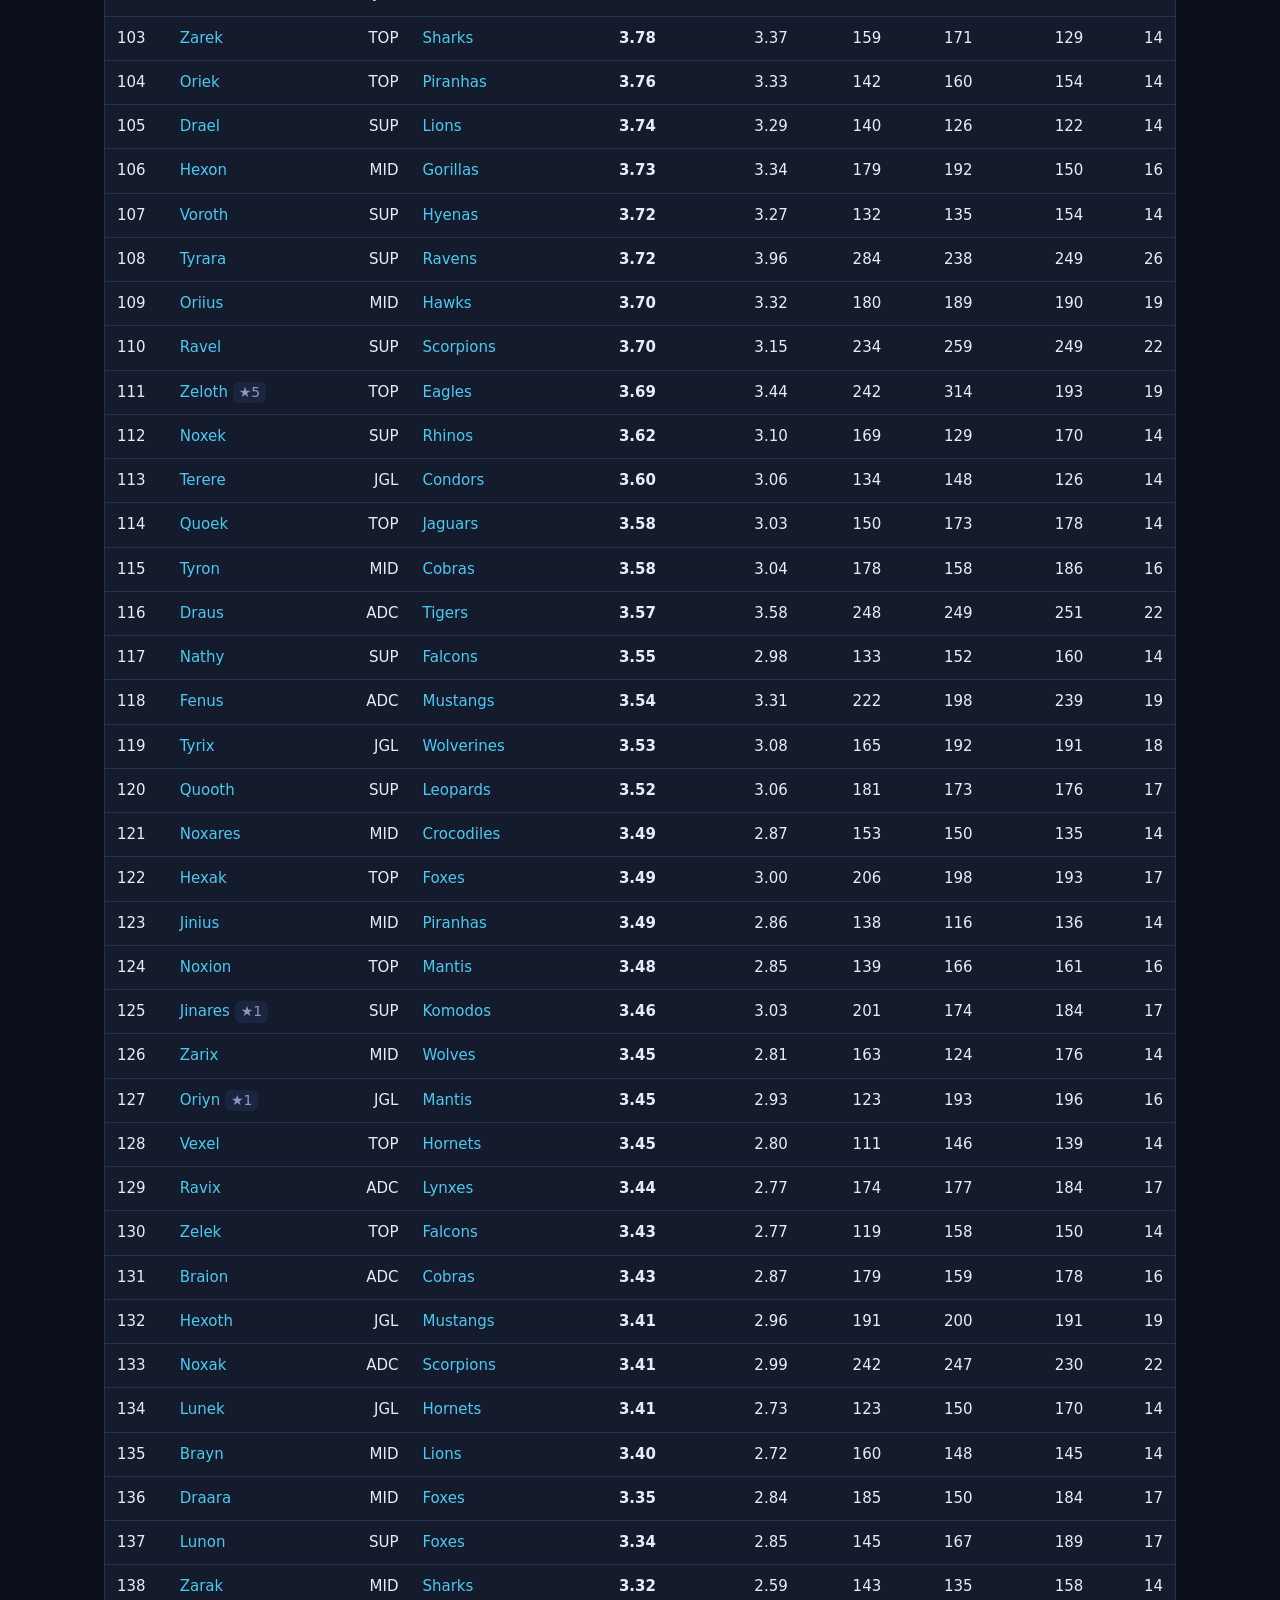
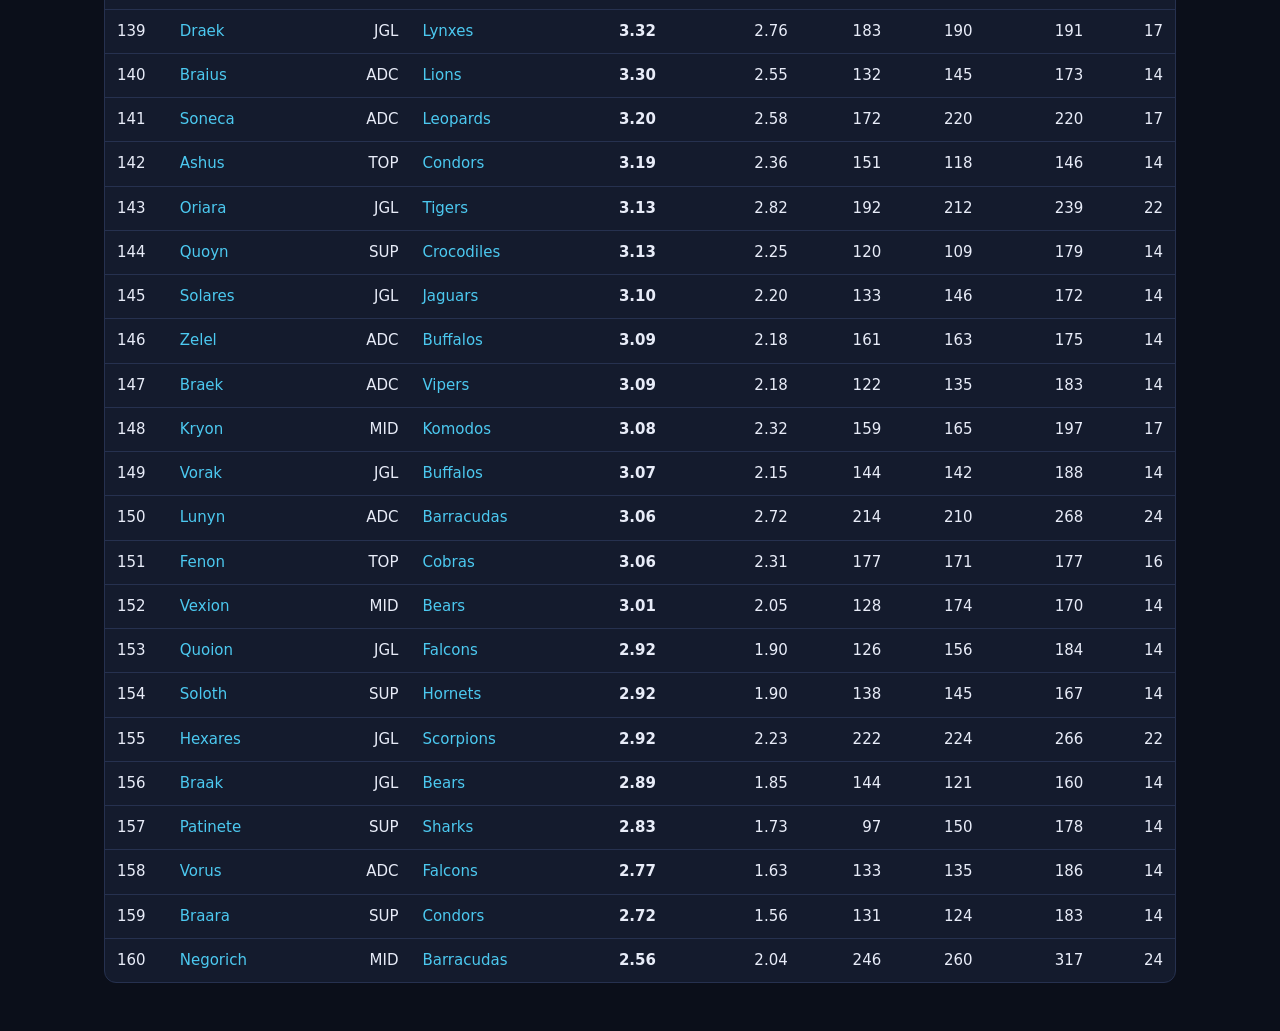
<file: docs/players.html>
<!doctype html>
<html lang="pt-BR">
<head>
  <meta charset="utf-8">
  <meta name="viewport" content="width=device-width,initial-scale=1,viewport-fit=cover">
  <meta name="color-scheme" content="dark">
  <meta name="theme-color" content="#0b0f1a">
  <title>MOBA Cup</title>
  <link rel="stylesheet" href="css/style.css">
</head>
<body data-page="players">
  <a class="skip" href="#app">Ir para o conteúdo</a>
  <header class="top" id="top"></header>
  <main id="app" tabindex="-1"><p class="sub">Carregando…</p></main>
  <noscript><p class="sub" style="padding:16px">Este site precisa de JavaScript habilitado.</p></noscript>
  <script src="js/app.js"></script>
</body>
</html>
</file>
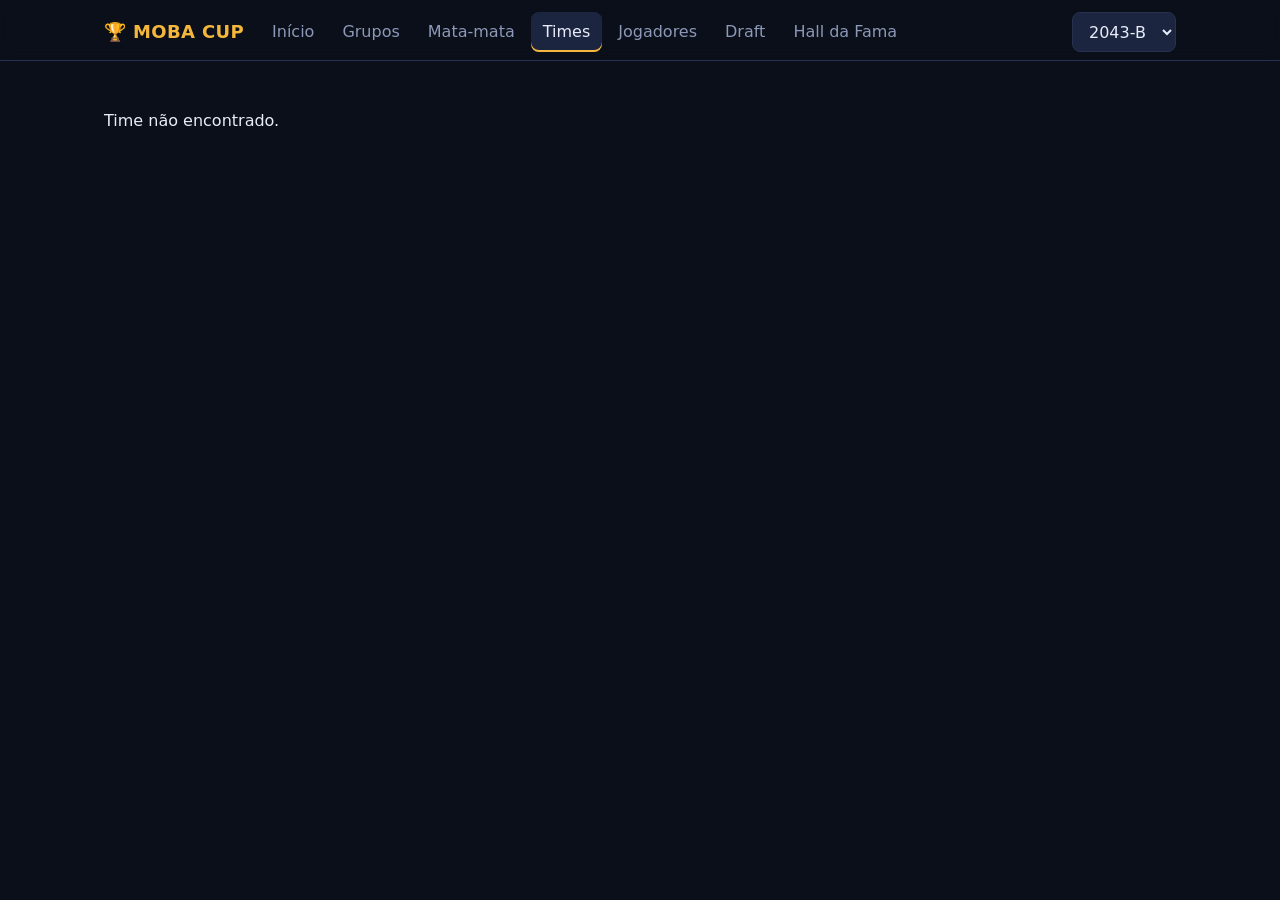
<file: docs/team.html>
<!doctype html>
<html lang="pt-BR">
<head>
  <meta charset="utf-8">
  <meta name="viewport" content="width=device-width,initial-scale=1,viewport-fit=cover">
  <meta name="color-scheme" content="dark">
  <meta name="theme-color" content="#0b0f1a">
  <title>MOBA Cup</title>
  <link rel="stylesheet" href="css/style.css">
</head>
<body data-page="team">
  <a class="skip" href="#app">Ir para o conteúdo</a>
  <header class="top" id="top"></header>
  <main id="app" tabindex="-1"><p class="sub">Carregando…</p></main>
  <noscript><p class="sub" style="padding:16px">Este site precisa de JavaScript habilitado.</p></noscript>
  <script src="js/app.js"></script>
</body>
</html>
</file>
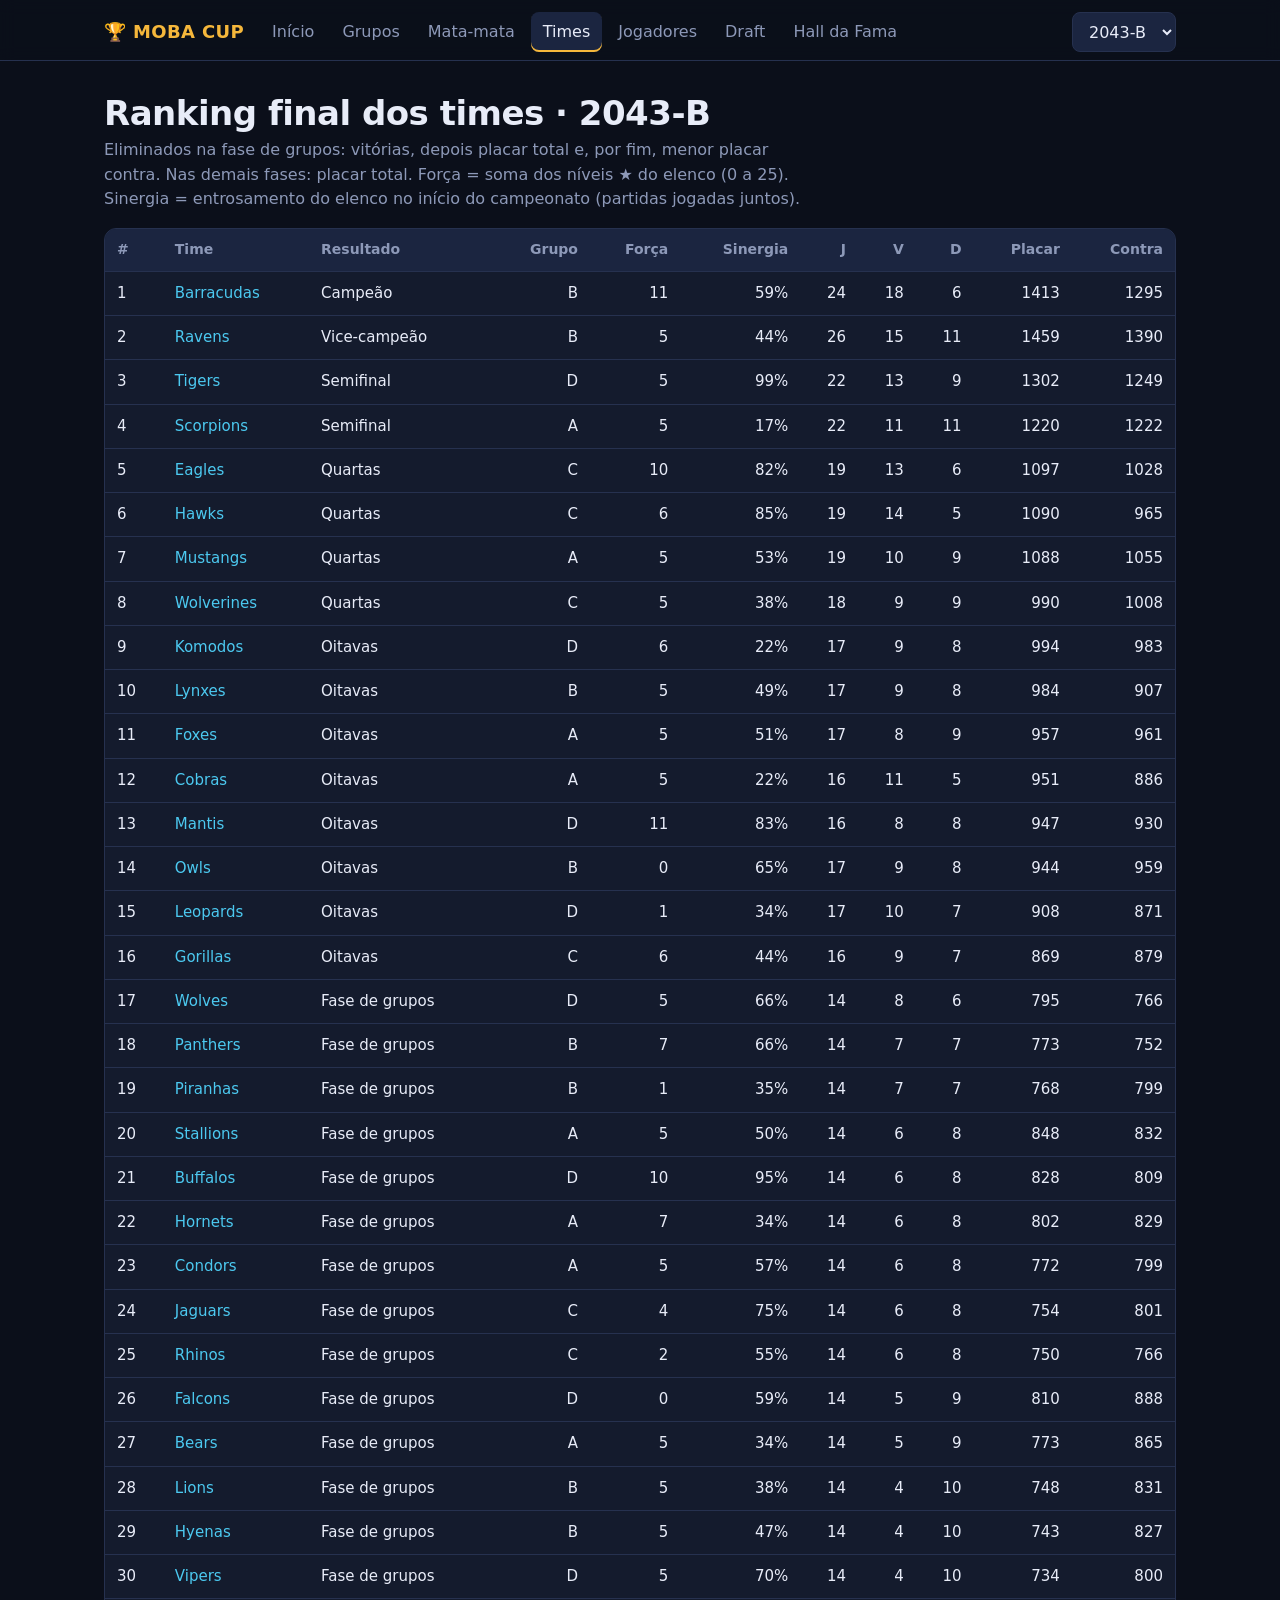
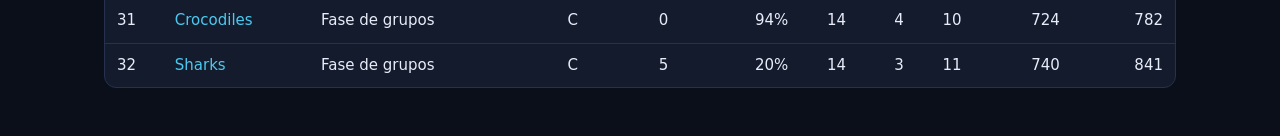
<file: docs/teams.html>
<!doctype html>
<html lang="pt-BR">
<head>
  <meta charset="utf-8">
  <meta name="viewport" content="width=device-width,initial-scale=1,viewport-fit=cover">
  <meta name="color-scheme" content="dark">
  <meta name="theme-color" content="#0b0f1a">
  <title>MOBA Cup</title>
  <link rel="stylesheet" href="css/style.css">
</head>
<body data-page="teams">
  <a class="skip" href="#app">Ir para o conteúdo</a>
  <header class="top" id="top"></header>
  <main id="app" tabindex="-1"><p class="sub">Carregando…</p></main>
  <noscript><p class="sub" style="padding:16px">Este site precisa de JavaScript habilitado.</p></noscript>
  <script src="js/app.js"></script>
</body>
</html>
</file>
<file: docs/css/style.css>
/* ==========================================================
   MOBA Cup — estilos
   A paleta original está preservada nos tokens "paleta".
   ========================================================== */
:root {
  /* paleta original (não alterar) */
  --bg: #0b0f1a;
  --panel: #141b2d;
  --panel2: #1b2540;
  --text: #e8ecf8;
  --muted: #8d99b8;
  --accent: #f5b73b;
  --accent2: #4cc9f0;
  --ok: #3ddc97;
  --bad: #ff5d73;
  --line: #26314f;

  /* derivados */
  --hover: #ffffff0a;
  --on-accent: #111;

  /* espaçamento */
  --s-1: 4px;
  --s-2: 8px;
  --s-3: 12px;
  --s-4: 16px;
  --s-5: 24px;
  --s-6: 32px;
  --s-7: 48px;

  /* raios e tipografia */
  --r-sm: 8px;
  --r-md: 12px;
  --fs-sm: .875rem;

  /* layout */
  --gutter: clamp(12px, 4vw, 24px);
  --measure: 1120px;

  color-scheme: dark;
}

*, *::before, *::after { box-sizing: border-box; }

html {
  -webkit-text-size-adjust: 100%;
  scroll-padding-top: 5rem;
}

body {
  margin: 0;
  min-height: 100vh;
  min-height: 100dvh;
  background: var(--bg);
  color: var(--text);
  font: 1rem/1.55 system-ui, -apple-system, "Segoe UI", Roboto, "Helvetica Neue", Arial, sans-serif;
  overflow-wrap: break-word;
}

a {
  color: var(--accent2);
  text-decoration: none;
  text-underline-offset: 3px;
}
a:hover { text-decoration: underline; }
.sub a, .card .v a { text-decoration: underline; text-decoration-color: #4cc9f066; }
.sub a:hover, .card .v a:hover { text-decoration-color: currentColor; }

:focus-visible {
  outline: 2px solid var(--accent2);
  outline-offset: 2px;
  border-radius: 4px;
}
main:focus { outline: none; }

.sr-only {
  position: absolute; width: 1px; height: 1px; margin: -1px; padding: 0;
  overflow: hidden; clip: rect(0 0 0 0); white-space: nowrap; border: 0;
}

.skip {
  position: absolute; left: var(--gutter); top: -100px; z-index: 100;
  padding: 10px var(--s-4); border-radius: var(--r-sm);
  background: var(--accent); color: var(--on-accent); font-weight: 700;
}
.skip:focus { top: var(--s-2); text-decoration: none; }

/* ---------- Cabeçalho e navegação ---------- */
header.top {
  display: flex;
  flex-wrap: wrap;
  align-items: center;
  gap: var(--s-2) var(--s-4);
  padding: max(var(--s-3), env(safe-area-inset-top))
           max(var(--gutter), env(safe-area-inset-right), calc((100% - var(--measure)) / 2 + var(--gutter)))
           var(--s-2)
           max(var(--gutter), env(safe-area-inset-left), calc((100% - var(--measure)) / 2 + var(--gutter)));
  background: var(--bg);
  border-bottom: 1px solid var(--line);
}
.brand {
  order: 1;
  margin-right: auto;
  font-size: 1.125rem;
  font-weight: 800;
  letter-spacing: .02em;
  color: var(--accent);
}
header.top select { order: 2; }
nav {
  order: 3;
  flex: 1 0 100%;
  display: flex;
  flex-wrap: wrap;
  gap: var(--s-1);
}
nav a {
  display: inline-flex;
  align-items: center;
  min-height: 40px;
  padding: 0 var(--s-3);
  border-radius: var(--r-sm);
  color: var(--muted);
  font-weight: 500;
  transition: background-color .15s, color .15s;
}
nav a:hover { background: var(--panel2); color: var(--text); text-decoration: none; }
nav a.active {
  background: var(--panel2);
  color: var(--text);
  box-shadow: inset 0 -2px 0 var(--accent);
}

/* ---------- Controles ---------- */
select, button {
  min-height: 40px;
  padding: 0 var(--s-3);
  border: 1px solid var(--line);
  border-radius: var(--r-sm);
  background: var(--panel2);
  color: var(--text);
  font: inherit;
  cursor: pointer;
  transition: background-color .15s, border-color .15s, color .15s;
}
select:hover, button:hover { border-color: var(--muted); }
button.on {
  background: var(--accent);
  border-color: var(--accent);
  color: var(--on-accent);
  font-weight: 600;
}
button.on:focus-visible { outline-color: var(--text); }
select:disabled, button:disabled { opacity: .5; cursor: not-allowed; }
@media (pointer: coarse) {
  select, button, nav a { min-height: 44px; }
}
@media (max-width: 480px) {
  nav a { padding: 0 10px; font-size: .9375rem; }
}

/* ---------- Conteúdo ---------- */
main {
  max-width: var(--measure);
  margin: 0 auto;
  padding: clamp(16px, 3vw, 32px)
           max(var(--gutter), env(safe-area-inset-right))
           calc(var(--s-7) + env(safe-area-inset-bottom))
           max(var(--gutter), env(safe-area-inset-left));
}
h1 {
  margin: 0 0 var(--s-1);
  font-size: clamp(1.5rem, 1.2rem + 1.4vw, 2.125rem);
  line-height: 1.2;
  letter-spacing: -.015em;
  text-wrap: balance;
}
h2 {
  margin: clamp(24px, 4vw, 40px) 0 var(--s-3);
  font-size: clamp(1.0625rem, 1rem + .4vw, 1.25rem);
  line-height: 1.3;
  color: var(--accent);
  text-wrap: balance;
}
.sub {
  max-width: 70ch;
  margin: 0 0 var(--s-4);
  color: var(--muted);
  text-wrap: pretty;
}

/* ---------- Cartões ---------- */
.grid {
  display: grid;
  gap: clamp(10px, 2vw, 16px);
  grid-template-columns: repeat(auto-fit, minmax(min(100%, 220px), 1fr));
}
.grid.roles { grid-template-columns: repeat(auto-fit, minmax(min(100%, 160px), 1fr)); }
.grid.stats { grid-template-columns: repeat(2, minmax(0, 1fr)); }
@media (min-width: 640px) {
  .grid.stats { grid-template-columns: repeat(4, minmax(0, 1fr)); }
}
.card {
  min-width: 0;
  padding: var(--s-4);
  background: var(--panel);
  border: 1px solid var(--line);
  border-radius: var(--r-md);
}
.card.gold {
  border-color: var(--accent);
  background: linear-gradient(135deg, #2a2210, var(--panel));
}
.card .k { color: var(--muted); font-size: var(--fs-sm); font-weight: 500; }
.card .v {
  margin-top: var(--s-1);
  font-size: clamp(1.125rem, 1rem + .5vw, 1.375rem);
  font-weight: 700;
  line-height: 1.25;
  font-variant-numeric: tabular-nums;
}
.card .sub { margin: var(--s-1) 0 0; font-size: var(--fs-sm); }
@media (min-width: 640px) {
  .grid > .card.gold:first-child .v { font-size: clamp(1.5rem, 1.2rem + 1vw, 1.875rem); }
}

/* ---------- Tabelas ---------- */
.tablewrap {
  position: relative; /* contém elementos .sr-only dentro da área rolável */
  overflow-x: auto;
  overscroll-behavior-x: contain;
  -webkit-overflow-scrolling: touch;
  background: var(--panel);
  border: 1px solid var(--line);
  border-radius: var(--r-md);
  scrollbar-color: var(--line) transparent;
}
.tablewrap:focus-visible { outline-offset: -2px; }
table {
  width: 100%;
  border-collapse: collapse;
  font-size: .9375rem;
  font-variant-numeric: tabular-nums;
}
th, td {
  padding: 10px var(--s-3);
  text-align: right;
  white-space: nowrap;
  border-bottom: 1px solid var(--line);
}
th:first-child, td:first-child, .l { text-align: left; }
th {
  background: var(--panel2);
  color: var(--muted);
  font-size: var(--fs-sm);
  font-weight: 600;
}
tbody tr:last-child td { border-bottom: 0; }
tbody tr:hover td { background: var(--hover); }
tr.q td:first-child { box-shadow: inset 3px 0 var(--ok); }
.win { color: var(--ok); }
.lose { color: var(--bad); }
@media (max-width: 480px) {
  th, td { padding: 9px 10px; }
}

.tag {
  display: inline-block;
  padding: 1px 6px;
  border-radius: 6px;
  background: var(--panel2);
  color: var(--muted);
  font-size: var(--fs-sm);
  font-weight: 500;
  line-height: 1.4;
}

/* ---------- Detalhes expansíveis e jogos ---------- */
details {
  margin-top: var(--s-3);
  padding: 0 var(--s-4);
  background: var(--panel);
  border: 1px solid var(--line);
  border-radius: var(--r-md);
}
summary {
  display: flex;
  align-items: center;
  min-height: 44px;
  cursor: pointer;
  color: var(--muted);
}
summary:hover, details[open] > summary { color: var(--text); }
details[open] > summary { border-bottom: 1px solid var(--line); margin-bottom: var(--s-1); }
.match {
  display: grid;
  grid-template-columns: minmax(0, 1fr) auto minmax(0, 1fr);
  align-items: center;
  gap: var(--s-3);
  padding: 10px 0;
  border-bottom: 1px dashed var(--line);
  font-variant-numeric: tabular-nums;
}
.match:last-child { border-bottom: 0; }
.match span:first-child { text-align: left; }
.match span:last-child { text-align: right; }
.match b { text-align: center; }
.match .win { font-weight: 600; }

/* ---------- Mata-mata ---------- */
.rounds {
  display: grid;
  gap: var(--s-5) var(--s-4);
  grid-template-columns: repeat(auto-fit, minmax(min(100%, 260px), 1fr));
}
.rounds h2 { margin-top: 0; }
.series {
  margin-bottom: var(--s-3);
  padding: var(--s-3) var(--s-4);
  background: var(--panel);
  border: 1px solid var(--line);
  border-radius: var(--r-md);
}
.series .row {
  display: flex;
  justify-content: space-between;
  gap: var(--s-3);
  padding: var(--s-1) 0;
  font-variant-numeric: tabular-nums;
}
.series .row.w { color: var(--ok); font-weight: 700; }
.series details { margin-top: var(--s-2); background: var(--panel2); }

/* ---------- Abas e gráfico ---------- */
.tabs {
  display: flex;
  flex-wrap: wrap;
  gap: var(--s-2);
  margin: var(--s-3) 0 var(--s-4);
}
.chart {
  display: block;
  width: 100%;
  height: clamp(110px, 22vw, 170px);
  background: var(--panel);
  border: 1px solid var(--line);
  border-radius: var(--r-md);
}

/* ---------- Telas largas ---------- */
@media (min-width: 1000px) {
  header.top { flex-wrap: nowrap; }
  .brand { margin-right: 0; }
  nav { order: 2; flex: 1 1 auto; min-width: 0; }
  header.top select { order: 3; }
}
@media (min-width: 1000px) and (min-height: 600px) {
  header.top {
    position: sticky;
    top: 0;
    z-index: 10;
    background: #0b0f1aee;
    -webkit-backdrop-filter: blur(8px);
    backdrop-filter: blur(8px);
  }
}
@media (min-width: 1440px) {
  :root { --measure: 1240px; }
}

@media (prefers-reduced-motion: reduce) {
  *, *::before, *::after {
    transition: none !important;
    animation: none !important;
    scroll-behavior: auto !important;
  }
}
</file>
